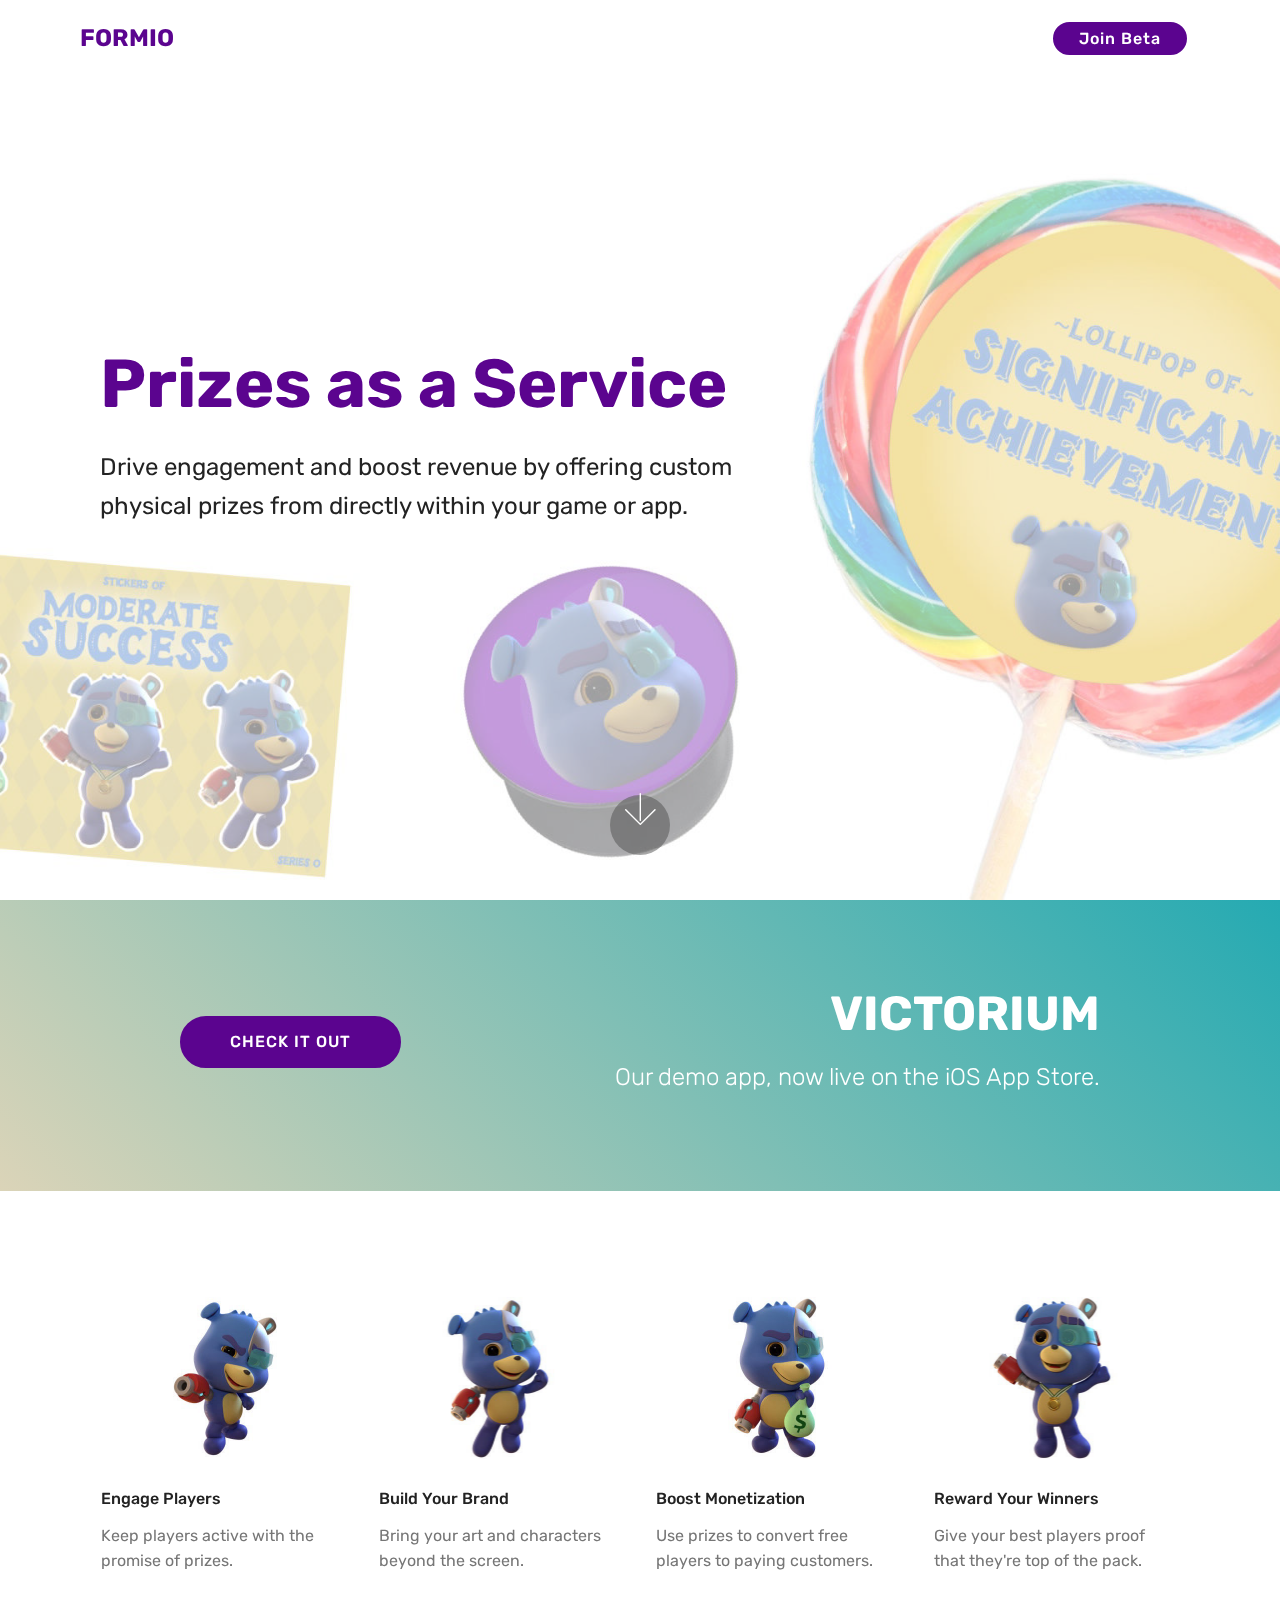
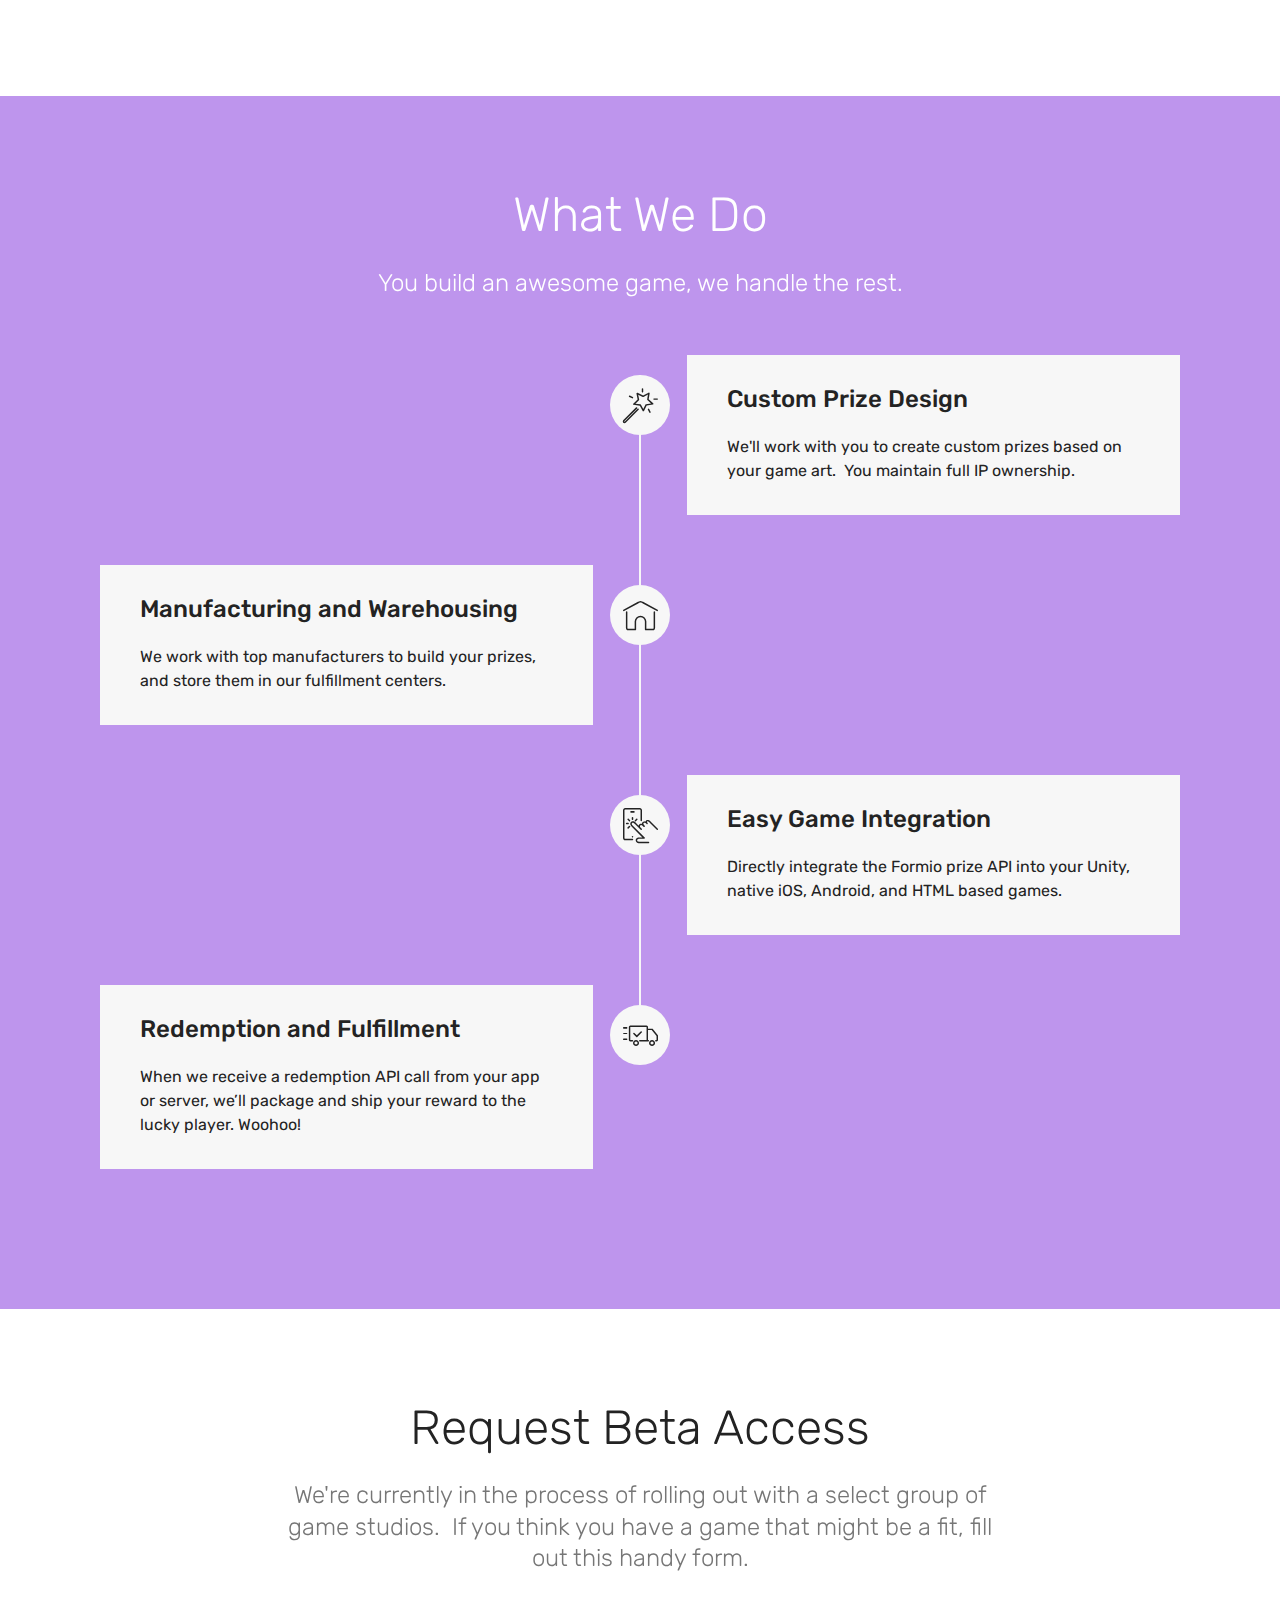
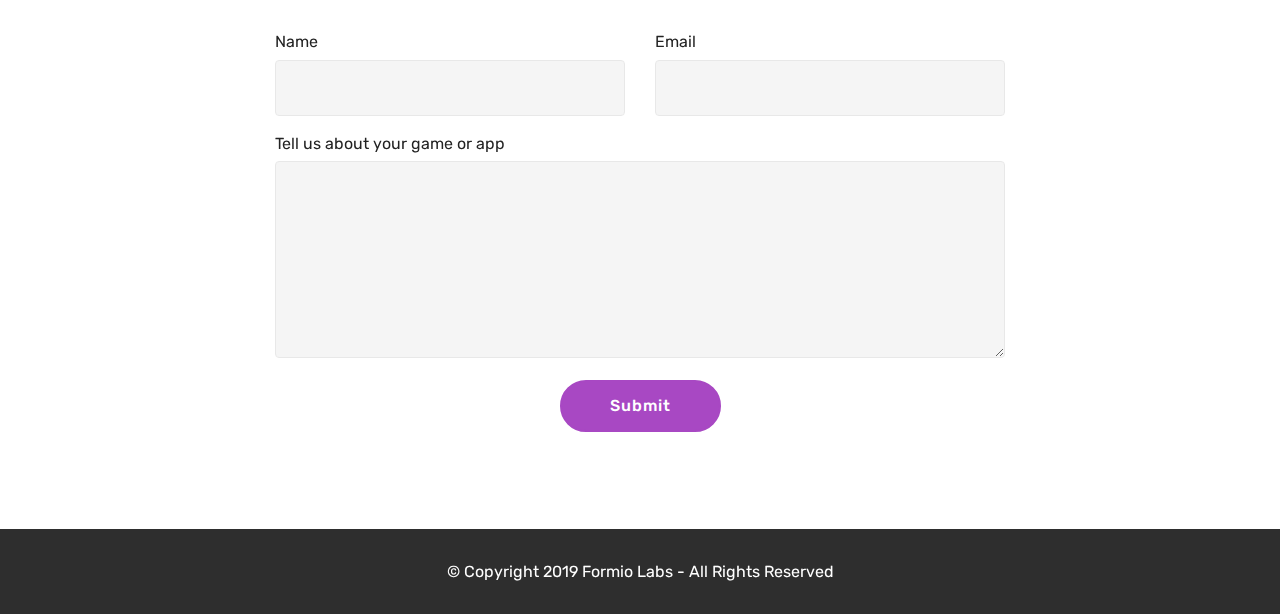
<file: index.html>
<!DOCTYPE html>
<html  >
<head>
  <!-- Site made with Mobirise Website Builder v4.9.7, https://mobirise.com -->
  <meta charset="UTF-8">
  <meta http-equiv="X-UA-Compatible" content="IE=edge">
  <meta name="generator" content="Mobirise v4.9.7, mobirise.com">
  <meta name="viewport" content="width=device-width, initial-scale=1, minimum-scale=1">
  <link rel="shortcut icon" href="assets/images/favicon2x.png" type="image/x-icon">
  <meta name="description" content="">
  
  <title>Home</title>
  <link rel="stylesheet" href="assets/web/assets/mobirise-icons/mobirise-icons.css">
  <link rel="stylesheet" href="assets/tether/tether.min.css">
  <link rel="stylesheet" href="assets/bootstrap/css/bootstrap.min.css">
  <link rel="stylesheet" href="assets/bootstrap/css/bootstrap-grid.min.css">
  <link rel="stylesheet" href="assets/bootstrap/css/bootstrap-reboot.min.css">
  <link rel="stylesheet" href="assets/dropdown/css/style.css">
  <link rel="stylesheet" href="assets/theme/css/style.css">
  <link rel="stylesheet" href="assets/mobirise/css/mbr-additional.css" type="text/css">
  
  
  
</head>
<body>
  <section class="menu cid-rbnakFu1ge" once="menu" id="menu2-6">

    

    <nav class="navbar navbar-expand beta-menu navbar-dropdown align-items-center navbar-fixed-top navbar-toggleable-sm bg-color transparent">
        <button class="navbar-toggler navbar-toggler-right" type="button" data-toggle="collapse" data-target="#navbarSupportedContent" aria-controls="navbarSupportedContent" aria-expanded="false" aria-label="Toggle navigation">
            <div class="hamburger">
                <span></span>
                <span></span>
                <span></span>
                <span></span>
            </div>
        </button>
        <div class="menu-logo">
            <div class="navbar-brand">
                
                <span class="navbar-caption-wrap"><a class="navbar-caption text-secondary display-5" href="https://formiolabs.com">
                        FORMIO</a></span>
            </div>
        </div>
        <div class="collapse navbar-collapse" id="navbarSupportedContent">
            
            <div class="navbar-buttons mbr-section-btn"><a class="btn btn-sm btn-secondary display-4" href="index.html#form1-8">Join Beta</a></div>
        </div>
    </nav>
</section>

<section class="engine"><a href="https://mobirise.info/f">simple website creator</a></section><section class="header9 cid-rbnayKv2Bx mbr-fullscreen mbr-parallax-background" id="header9-7">

    

    <div class="mbr-overlay" style="opacity: 0.6; background-color: rgb(255, 255, 255);">
    </div>

    <div class="container">
        <div class="media-container-column mbr-white col-md-8">
            <h1 class="mbr-section-title align-left mbr-bold pb-3 mbr-fonts-style display-1">
                Prizes as a Service</h1>
            
            <p class="mbr-text align-left pb-3 mbr-fonts-style display-5">Drive engagement and boost revenue by offering custom physical prizes from directly within your game or app.<br></p>
            
        </div>
    </div>

    <div class="mbr-arrow hidden-sm-down" aria-hidden="true">
        <a href="#next">
            <i class="mbri-down mbr-iconfont"></i>
        </a>
    </div>
</section>

<section class="mbr-section info2 cid-rpIKgjs72G" id="info2-a">

    

    

    <div class="container">
        <div class="row main justify-content-center">
            <div class="media-container-column col-12 col-lg-3 col-md-4">
                <div class="mbr-section-btn align-left py-4"><a class="btn btn-secondary display-4" href="https://itunes.apple.com/us/app/prize-arcade/id1459558890?ls=1&mt=8">CHECK IT OUT</a></div>
            </div>
            <div class="media-container-column title col-12 col-lg-7 col-md-6">
                <h2 class="align-right mbr-bold mbr-white pb-3 mbr-fonts-style display-2">VICTORIUM</h2>
                <h3 class="mbr-section-subtitle align-right mbr-light mbr-white mbr-fonts-style display-5">
                    Our demo app, now live on the iOS App Store.</h3>
            </div>
        </div>
    </div>
</section>

<section class="features2 cid-rcNfIF7vXo" id="features2-a">

    

    
    
    <div class="container">
        <div class="media-container-row">
            <div class="card p-3 col-12 col-md-6 col-lg-3">
                <div class="card-wrapper">
                    <div class="card-img">
                        <img src="assets/images/tile-1-492x324.jpg" alt="Mobirise" title="">
                    </div>
                    <div class="card-box">
                        <h4 class="card-title pb-3 mbr-fonts-style display-7">Engage Players</h4>
                        <p class="mbr-text mbr-fonts-style display-7">Keep players active with the promise of prizes.</p>
                    </div>
                </div>
            </div>

            <div class="card p-3 col-12 col-md-6 col-lg-3">
                <div class="card-wrapper">
                    <div class="card-img">
                        <img src="assets/images/tile-2-492x324.jpg" alt="Mobirise" title="">
                    </div>
                    <div class="card-box ">
                        <h4 class="card-title pb-3 mbr-fonts-style display-7">Build Your Brand</h4>
                        <p class="mbr-text mbr-fonts-style display-7">Bring your art and characters beyond the screen.</p>
                    </div>
                </div>
            </div>

            <div class="card p-3 col-12 col-md-6 col-lg-3">
                <div class="card-wrapper">
                    <div class="card-img">
                        <img src="assets/images/tile-3-492x324.jpg" alt="Mobirise" title="">
                    </div>
                    <div class="card-box">
                        <h4 class="card-title pb-3 mbr-fonts-style display-7">Boost Monetization</h4>
                        <p class="mbr-text mbr-fonts-style display-7">Use prizes to convert free players to paying customers.</p>
                    </div>
                </div>
            </div>

            <div class="card p-3 col-12 col-md-6 col-lg-3">
                <div class="card-wrapper">
                    <div class="card-img">
                        <img src="assets/images/tile-4-492x324.jpg" alt="Mobirise" title="">
                    </div>
                    <div class="card-box">
                        <h4 class="card-title pb-3 mbr-fonts-style display-7">Reward Your Winners</h4>
                        <p class="mbr-text mbr-fonts-style display-7">Give your best players proof that they're top of the pack.</p>
                    </div>
                </div>
            </div>
        </div>
    </div>
</section>

<section class="timeline2 cid-rc3kt8HobG" id="timeline2-d">

    

    

    <div class="container align-center">
        <h2 class="mbr-section-title pb-3 mbr-fonts-style display-2">What We Do</h2>
        <h3 class="mbr-section-subtitle pb-5 mbr-fonts-style display-5">
            You build an awesome game, we handle the rest.</h3>

        <div class="container timelines-container" mbri-timelines="">
            <div class="row timeline-element reverse separline">      
                <span class="iconsBackground">
                    <span class="mbr-iconfont mbri-magic-stick"></span>
                </span>          
                <div class="col-xs-12 col-md-6 align-left">
                    <div class="timeline-text-content">
                        <h4 class="mbr-timeline-title pb-3 mbr-fonts-style display-5">Custom Prize Design</h4>
                        <p class="mbr-timeline-text mbr-fonts-style display-7">
                            We'll work with you to create custom prizes based on your game art. &nbsp;You maintain full IP ownership.<br></p>
                     </div>
                </div>
            </div>

            <div class="row timeline-element  separline">
                <span class="iconsBackground">
                    <span class="mbr-iconfont mbri-home"></span>
                </span>
                <div class="col-xs-12 col-md-6 align-left ">
                    <div class="timeline-text-content">
                        <h4 class="mbr-timeline-title pb-3 mbr-fonts-style display-5">Manufacturing and Warehousing</h4>
                        <p class="mbr-timeline-text mbr-fonts-style display-7">We work with top manufacturers to build your prizes, and store them in our fulfillment centers.&nbsp;<br></p>
                    </div>
                </div>
            </div> 

            <div class="row timeline-element reverse separline">
                <span class="iconsBackground">
                    <span class="mbr-iconfont mbri-touch"></span>
                </span>
                <div class="col-xs-12 col-md-6 align-left">
                    <div class="timeline-text-content">
                        <h4 class="mbr-timeline-title pb-3 mbr-fonts-style display-5">Easy Game Integration</h4>      
                        <p class="mbr-timeline-text mbr-fonts-style display-7">Directly integrate the Formio prize API into your Unity, native iOS, Android, and HTML based games.<br></p>
                    </div>
                </div>
            </div>

            <div class="row timeline-element ">
                <span class="iconsBackground">
                    <span class="mbr-iconfont mbri-delivery"></span>
                </span>
                <div class="col-xs-12 col-md-6 align-left ">
                    <div class="timeline-text-content">
                        <h4 class="mbr-timeline-title pb-3 mbr-fonts-style display-5">Redemption and Fulfillment</h4>
                        <p class="mbr-timeline-text mbr-fonts-style display-7">
                            When we receive a redemption API call from your app or server, we’ll package and ship your reward to the lucky player. Woohoo!  
                        </p>
                    </div>
                </div>
            </div>

            

            

            

            

            

            

            

            
        </div>
    </div>
</section>

<section class="mbr-section form1 cid-rbncJEGSFZ" id="form1-8">

    

    
    <div class="container">
        <div class="row justify-content-center">
            <div class="title col-12 col-lg-8">
                <h2 class="mbr-section-title align-center pb-3 mbr-fonts-style display-2">
                    Request Beta Access</h2>
                <h3 class="mbr-section-subtitle align-center mbr-light pb-3 mbr-fonts-style display-5">
                    We're currently in the process of rolling out with a select group of game studios. &nbsp;If you think you have a game that might be a fit, fill out this handy form.</h3>
            </div>
        </div>
    </div>
    <div class="container">
        <div class="row justify-content-center">
            <div class="media-container-column col-lg-8" data-form-type="formoid">
                    <div data-form-alert="" hidden="">Thanks for filling out the form!</div>
            
                    <form class="mbr-form" action="https://mobirise.com/" method="post" data-form-title="Mobirise Form"><input type="hidden" name="email" data-form-email="true" value="WbGZiEZmOmRd+WZfZOArLJ/CtGLSfKTuKSLFsRbzgDMr51R42WAQhYwHvEnHdKvotIfjEjVktO0NtKLbBdBk4eW4swYmQ7FrmAPkzzGKc+YTlJMix2et6+jyYHmeNRkx">
                        <div class="row row-sm-offset">
                            <div class="col-md-4 multi-horizontal" data-for="name">
                                <div class="form-group">
                                    <label class="form-control-label mbr-fonts-style display-7" for="name-form1-8">Name</label>
                                    <input type="text" class="form-control" name="name" data-form-field="Name" required="" id="name-form1-8">
                                </div>
                            </div>
                            <div class="col-md-4 multi-horizontal" data-for="email">
                                <div class="form-group">
                                    <label class="form-control-label mbr-fonts-style display-7" for="email-form1-8">Email</label>
                                    <input type="email" class="form-control" name="email" data-form-field="Email" required="" id="email-form1-8">
                                </div>
                            </div>
                            
                        </div>
                        <div class="form-group" data-for="message">
                            <label class="form-control-label mbr-fonts-style display-7" for="message-form1-8">Tell us about your game or app</label>
                            <textarea type="text" class="form-control" name="message" rows="7" data-form-field="Message" id="message-form1-8"></textarea>
                        </div>
            
                        <span class="input-group-btn"><button href="" type="submit" class="btn btn-primary btn-form display-4">Submit</button></span>
                    </form>
            </div>
        </div>
    </div>
</section>

<section once="" class="cid-rcNSEMS1jp" id="footer6-b">

    

    

    <div class="container">
        <div class="media-container-row align-center mbr-white">
            <div class="col-12">
                <p class="mbr-text mb-0 mbr-fonts-style display-7">
                    © Copyright 2019 Formio Labs - All Rights Reserved
                </p>
            </div>
        </div>
    </div>
</section>


  <script src="assets/web/assets/jquery/jquery.min.js"></script>
  <script src="assets/popper/popper.min.js"></script>
  <script src="assets/tether/tether.min.js"></script>
  <script src="assets/bootstrap/js/bootstrap.min.js"></script>
  <script src="assets/smoothscroll/smooth-scroll.js"></script>
  <script src="assets/dropdown/js/script.min.js"></script>
  <script src="assets/touchswipe/jquery.touch-swipe.min.js"></script>
  <script src="assets/parallax/jarallax.min.js"></script>
  <script src="assets/theme/js/script.js"></script>
  <script src="assets/formoid/formoid.min.js"></script>
  
  
</body>
</html>
</file>
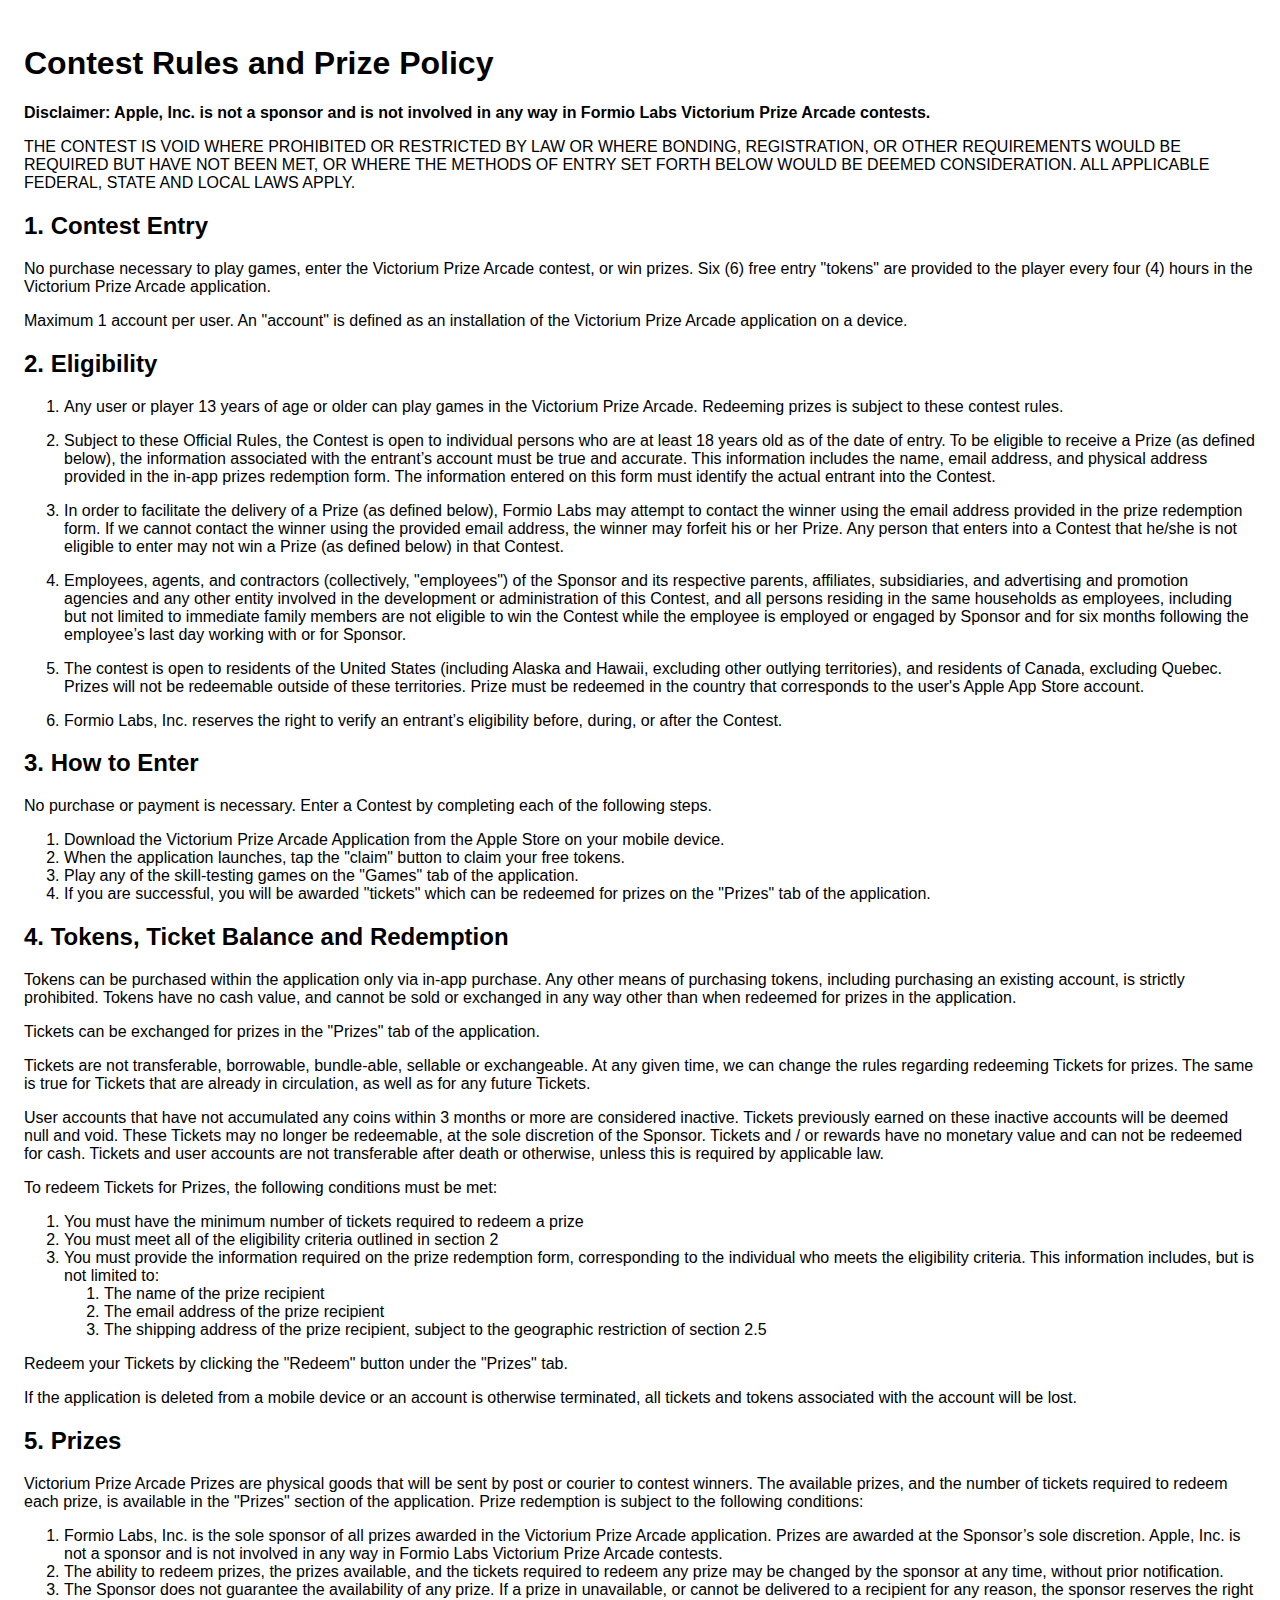
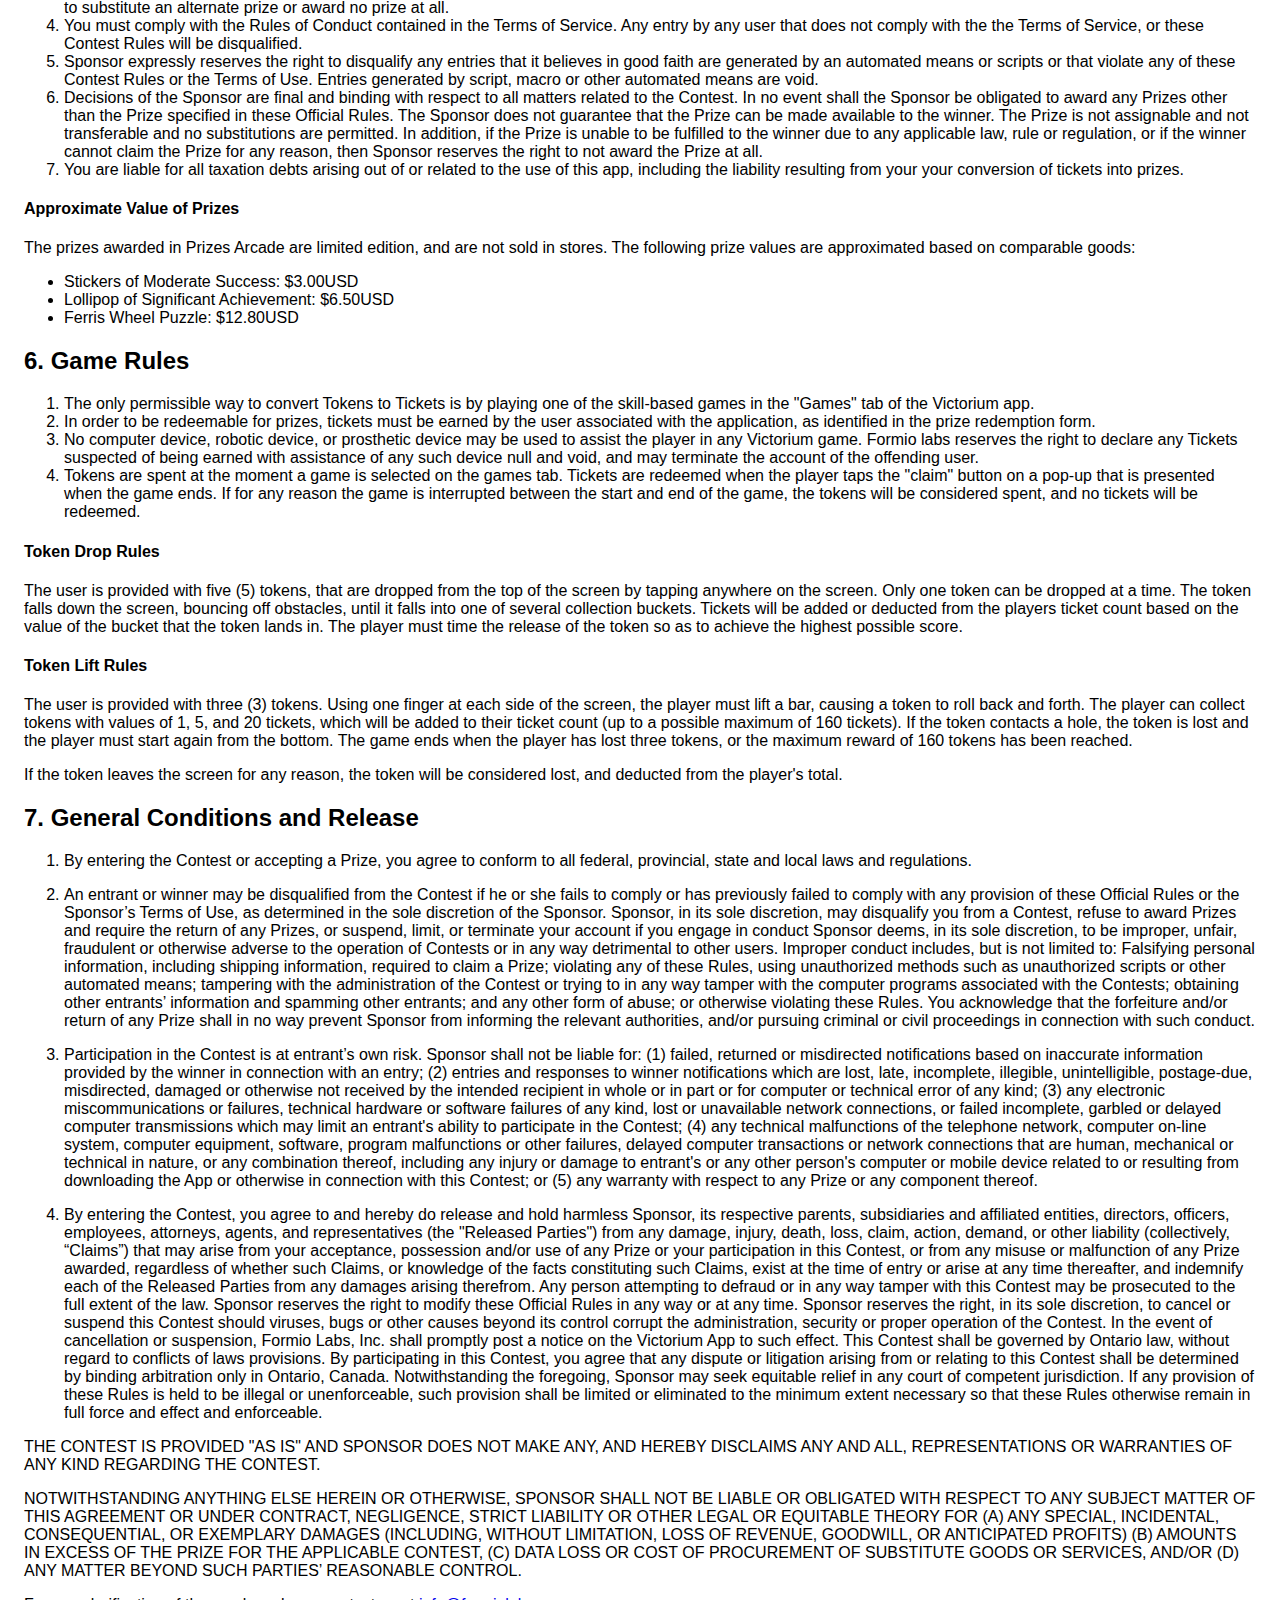
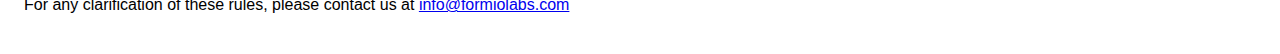
<file: contest_rules_prize_policy.html>
<!DOCTYPE html>
    <html>
    <head>
      <meta charset='utf-8'>
      <meta name='viewport' content='width=device-width'>
      <title>Privacy Policy</title>
      <style> body { font-family: 'Helvetica Neue', Helvetica, Arial, sans-serif; padding:1em; } </style>
    </head>
    <body>

<h1 id="contestrulesandprizepolicy">Contest Rules and Prize Policy</h1>

<p><strong>Disclaimer: Apple, Inc. is not a sponsor and is not involved in any way in Formio Labs Victorium Prize Arcade contests.</strong></p>

<p>THE CONTEST IS VOID WHERE PROHIBITED OR RESTRICTED BY LAW OR WHERE BONDING, REGISTRATION, OR OTHER REQUIREMENTS WOULD BE REQUIRED BUT HAVE NOT BEEN MET, OR WHERE THE METHODS OF ENTRY SET FORTH BELOW WOULD BE DEEMED CONSIDERATION. ALL APPLICABLE FEDERAL, STATE AND LOCAL LAWS APPLY.</p>

<h2 id="1contestentry">1. Contest Entry</h2>

<p>No purchase necessary to play games, enter the Victorium Prize Arcade contest, or win prizes.  Six (6) free entry "tokens" are provided to the player every four (4) hours in the Victorium Prize Arcade application. </p>

<p>Maximum 1 account per user. An "account" is defined as an installation of the Victorium Prize Arcade application on a device.</p>

<h2 id="2eligibility">2. Eligibility</h2>

<ol>
<li><p>Any user or player 13 years of age or older can play games in the Victorium Prize Arcade.  Redeeming prizes is subject to these contest rules.</p></li>

<li><p>Subject to these Official Rules, the Contest is open to individual persons who are at least 18 years old as of the date of entry. To be eligible to receive a Prize (as defined below), the information associated with the entrant’s account must be true and accurate. This information includes the name, email address, and physical address provided in the in-app prizes redemption form.  The information entered on this form must identify the actual entrant into the Contest. </p></li>

<li><p>In order to facilitate the delivery of a Prize (as defined below), Formio Labs may attempt to contact the winner using the email address provided in the prize redemption form. If we cannot contact the winner using the provided email address, the winner may forfeit his or her Prize. Any person that enters into a Contest that he/she is not eligible to enter may not win a Prize (as defined below) in that Contest.  </p></li>

<li><p>Employees, agents, and contractors (collectively, "employees") of the Sponsor and its respective parents, affiliates, subsidiaries, and advertising and promotion agencies and any other entity involved in the development or administration of this Contest, and all persons residing in the same households as employees, including but not limited to immediate family members are not eligible to win the Contest while the employee is employed or engaged by Sponsor and for six months following the employee’s last day working with or for Sponsor.</p></li>

<li><p>The contest is open to residents of the United States (including Alaska and Hawaii, excluding other outlying territories), and residents of Canada, excluding Quebec. Prizes will not be redeemable outside of these territories. Prize must be redeemed in the country that corresponds to the user's Apple App Store account.</p></li>

<li><p>Formio Labs, Inc. reserves the right to verify an entrant’s eligibility before, during, or after the Contest.</p></li>
</ol>

<h2 id="3howtoenter">3. How to Enter</h2>

<p>No purchase or payment is necessary. Enter a Contest by completing each of the following steps.</p>

<ol>
<li>Download the Victorium Prize Arcade Application from the Apple Store on your mobile device.</li>

<li>When the application launches, tap the "claim" button to claim your free tokens.</li>

<li>Play any of the skill-testing games on the "Games" tab of the application.</li>

<li>If you are successful, you will be awarded "tickets" which can be redeemed for prizes on the "Prizes" tab of the application.</li>
</ol>

<h2 id="4tokensticketbalanceandredemption">4. Tokens, Ticket Balance and Redemption</h2>

<p>Tokens can be purchased within the application only via in-app purchase. Any other means of purchasing tokens, including purchasing an existing account, is strictly prohibited.  Tokens have no cash value, and cannot be sold or exchanged in any way other than when redeemed for prizes in the application.</p>

<p>Tickets can be exchanged for prizes in the "Prizes" tab of the application.</p>

<p>Tickets are not transferable, borrowable, bundle-able, sellable or exchangeable. At any given time, we can change the rules regarding redeeming Tickets for prizes. The same is true for Tickets that are already in circulation, as well as for any future Tickets. </p>

<p>User accounts that have not accumulated any coins within 3 months or more are considered inactive. Tickets previously earned on these inactive accounts will be deemed null and void. These Tickets may no longer be redeemable, at the sole discretion of the Sponsor. Tickets and / or rewards have no monetary value and can not be redeemed for cash. Tickets and user accounts are not transferable after death or otherwise, unless this is required by applicable law.</p>

<p>To redeem Tickets for Prizes, the following conditions must be met:</p>

<ol>
<li>You must have the minimum number of tickets required to redeem a prize</li>

<li>You must meet all of the eligibility criteria outlined in section 2</li>

<li>You must provide the information required on the prize redemption form, corresponding to the individual who meets the eligibility criteria. This information includes, but is not limited to:


<ol>
<li>The name of the prize recipient</li>

<li>The email address of the prize recipient</li>

<li>The shipping address of the prize recipient, subject to the geographic restriction of section 2.5</li></ol>
</li>
</ol>

<p>Redeem your Tickets by clicking the "Redeem" button under the "Prizes" tab.</p>

<p>If the application is deleted from a mobile device or an account is otherwise terminated, all tickets and tokens associated with the account will be lost.</p>

<h2 id="5prizes">5. Prizes</h2>

<p>Victorium Prize Arcade Prizes are physical goods that will be sent by post or courier to contest winners. The available prizes, and the number of tickets required to redeem each prize, is available in the "Prizes" section of the application. Prize redemption is subject to the following conditions: </p>

<ol>
<li>Formio Labs, Inc. is the sole sponsor of all prizes awarded in the Victorium Prize Arcade application.  Prizes are awarded at the Sponsor’s sole discretion. Apple, Inc. is not a sponsor and is not involved in any way in Formio Labs Victorium Prize Arcade contests.</li>

<li>The ability to redeem prizes, the prizes available, and the tickets required to redeem any prize may be changed by the sponsor at any time, without prior notification.</li>

<li>The Sponsor does not guarantee the availability of any prize. If a prize in unavailable, or cannot be delivered to a recipient for any reason, the sponsor reserves the right to substitute an alternate prize or award no prize at all.</li>

<li>You must comply with the Rules of Conduct contained in the Terms of Service. Any entry by any user that does not comply with the the Terms of Service, or these Contest Rules will be disqualified.</li>

<li>Sponsor expressly reserves the right to disqualify any entries that it believes in good faith are generated by an automated means or scripts or that violate any of these Contest Rules or the Terms of Use. Entries generated by script, macro or other automated means are void.</li>

<li>Decisions of the Sponsor are final and binding with respect to all matters related to the Contest. In no event shall the Sponsor be obligated to award any Prizes other than the Prize specified in these Official Rules. The Sponsor does not guarantee that the Prize can be made available to the winner. The Prize is not assignable and not transferable and no substitutions are permitted. In addition, if the Prize is unable to be fulfilled to the winner due to any applicable law, rule or regulation, or if the winner cannot claim the Prize for any reason, then Sponsor reserves the right to not award the Prize at all.</li>

<li>You are liable for all taxation debts arising out of or related to the use of this app, including the liability resulting from your your conversion of tickets into prizes.</li>
</ol>

<h4 id="approximatevalueofprizes">Approximate Value of Prizes</h4>

<p>The prizes awarded in Prizes Arcade are limited edition, and are not sold in stores.  The following prize values are approximated based on comparable goods:</p>

<ul>
<li>Stickers of Moderate Success: $3.00USD</li>

<li>Lollipop of Significant Achievement: $6.50USD</li>

<li>Ferris Wheel Puzzle: $12.80USD</li>
</ul>

<h2 id="6gamerules">6. Game Rules</h2>

<ol>
<li>The only permissible way to convert Tokens to Tickets is by playing one of the skill-based games in the "Games" tab of the Victorium app.</li>

<li>In order to be redeemable for prizes, tickets must be earned by the user associated with the application, as identified in the prize redemption form.</li>

<li>No computer device, robotic device, or prosthetic device may be used to assist the player in any Victorium game.  Formio labs reserves the right to declare any Tickets suspected of being earned with assistance of any such device null and void, and may terminate the account of the offending user.</li>

<li>Tokens are spent at the moment a game is selected on the games tab.  Tickets are redeemed when the player taps the "claim" button on a pop-up that is presented when the game ends.  If for any reason the game is interrupted between the start and end of the game, the tokens will be considered spent, and no tickets will be redeemed.</li>
</ol>

<h4 id="tokendroprules">Token Drop Rules</h4>

<p>The user is provided with five (5) tokens, that are dropped from the top of the screen by tapping anywhere on the screen.  Only one token can be dropped at a time. The token falls down the screen, bouncing off obstacles, until it falls into one of several collection buckets.  Tickets will be added or deducted from the players ticket count based on the value of the bucket that the token lands in.  The player must time the release of the token so as to achieve the highest possible score.</p>

<h4 id="tokenliftrules">Token Lift Rules</h4>

<p>The user is provided with three (3) tokens.  Using one finger at each side of the screen, the player must lift a bar, causing a token to roll back and forth. The player can collect tokens with values of 1, 5, and 20 tickets, which will be added to their ticket count (up to a possible maximum of 160 tickets).  If the token contacts a hole, the token is lost and the player must start again from the bottom.  The game ends when the player has lost three tokens, or the maximum reward of 160 tokens has been reached.</p>

<p>If the token leaves the screen for any reason, the token will be considered lost, and deducted from the player's total.</p>

<h2 id="7generalconditionsandrelease">7. General Conditions and Release</h2>

<ol>
<li><p>By entering the Contest or accepting a Prize, you agree to conform to all federal, provincial, state and local laws and regulations. </p></li>

<li><p>An entrant or winner may be disqualified from the Contest if he or she fails to comply or has previously failed to comply with any provision of these Official Rules or the Sponsor’s Terms of Use, as determined in the sole discretion of the Sponsor. Sponsor, in its sole discretion, may disqualify you from a Contest, refuse to award Prizes and require the return of any Prizes, or suspend, limit, or terminate your account if you engage in conduct Sponsor deems, in its sole discretion, to be improper, unfair, fraudulent or otherwise adverse to the operation of Contests or in any way detrimental to other users. Improper conduct includes, but is not limited to: Falsifying personal information, including shipping information, required to claim a Prize;  violating any of these Rules, using unauthorized methods such as unauthorized scripts or other automated means; tampering with the administration of the Contest or trying to in any way tamper with the computer programs associated with the Contests; obtaining other entrants’ information and spamming other entrants; and any other form of abuse; or otherwise violating these Rules. You acknowledge that the forfeiture and/or return of any Prize shall in no way prevent Sponsor from informing the relevant authorities, and/or pursuing criminal or civil proceedings in connection with such conduct.</p></li>

<li><p>Participation in the Contest is at entrant’s own risk. Sponsor shall not be liable for: (1) failed, returned or misdirected notifications based on inaccurate information provided by the winner in connection with an entry; (2) entries and responses to winner notifications which are lost, late, incomplete, illegible, unintelligible, postage-due, misdirected, damaged or otherwise not received by the intended recipient in whole or in part or for computer or technical error of any kind; (3) any electronic miscommunications or failures, technical hardware or software failures of any kind, lost or unavailable network connections, or failed incomplete, garbled or delayed computer transmissions which may limit an entrant's ability to participate in the Contest; (4) any technical malfunctions of the telephone network, computer on-line system, computer equipment, software, program malfunctions or other failures, delayed computer transactions or network connections that are human, mechanical or technical in nature, or any combination thereof, including any injury or damage to entrant's or any other person's computer or mobile device related to or resulting from downloading the App or otherwise in connection with this Contest; or (5) any warranty with respect to any Prize or any component thereof.</p></li>

<li><p>By entering the Contest, you agree to and hereby do release and hold harmless Sponsor, its respective parents, subsidiaries and affiliated entities, directors, officers, employees, attorneys, agents, and representatives (the "Released Parties") from any damage, injury, death, loss, claim, action, demand, or other liability (collectively, “Claims”) that may arise from your acceptance, possession and/or use of any Prize or your participation in this Contest, or from any misuse or malfunction of any Prize awarded, regardless of whether such Claims, or knowledge of the facts constituting such Claims, exist at the time of entry or arise at any time thereafter, and indemnify each of the Released Parties from any damages arising therefrom. Any person attempting to defraud or in any way tamper with this Contest may be prosecuted to the full extent of the law. Sponsor reserves the right to modify these Official Rules in any way or at any time. Sponsor reserves the right, in its sole discretion, to cancel or suspend this Contest should viruses, bugs or other causes beyond its control corrupt the administration, security or proper operation of the Contest. In the event of cancellation or suspension, Formio Labs, Inc. shall promptly post a notice on the Victorium App to such effect. This Contest shall be governed by Ontario law, without regard to conflicts of laws provisions. By participating in this Contest, you agree that any dispute or litigation arising from or relating to this Contest shall be determined by binding arbitration only in Ontario, Canada. Notwithstanding the foregoing, Sponsor may seek equitable relief in any court of competent jurisdiction. If any provision of these Rules is held to be illegal or unenforceable, such provision shall be limited or eliminated to the minimum extent necessary so that these Rules otherwise remain in full force and effect and enforceable.</p></li>
</ol>

<p>THE CONTEST IS PROVIDED "AS IS" AND SPONSOR DOES NOT MAKE ANY, AND HEREBY DISCLAIMS ANY AND ALL, REPRESENTATIONS OR WARRANTIES OF ANY KIND REGARDING THE CONTEST.</p>

<p>NOTWITHSTANDING ANYTHING ELSE HEREIN OR OTHERWISE, SPONSOR SHALL NOT BE LIABLE OR OBLIGATED WITH RESPECT TO ANY SUBJECT MATTER OF THIS AGREEMENT OR UNDER CONTRACT, NEGLIGENCE, STRICT LIABILITY OR OTHER LEGAL OR EQUITABLE THEORY FOR (A) ANY SPECIAL, INCIDENTAL, CONSEQUENTIAL, OR EXEMPLARY DAMAGES (INCLUDING, WITHOUT LIMITATION, LOSS OF REVENUE, GOODWILL, OR ANTICIPATED PROFITS) (B) AMOUNTS IN EXCESS OF THE PRIZE FOR THE APPLICABLE CONTEST, (C) DATA LOSS OR COST OF PROCUREMENT OF SUBSTITUTE GOODS OR SERVICES, AND/OR (D) ANY MATTER BEYOND SUCH PARTIES’ REASONABLE CONTROL.</p>

<p>For any clarification of these rules, please contact us at <a href="mailto:info@formiolab.com">info@formiolabs.com</a></p>

    </body>
    </html>
</file>
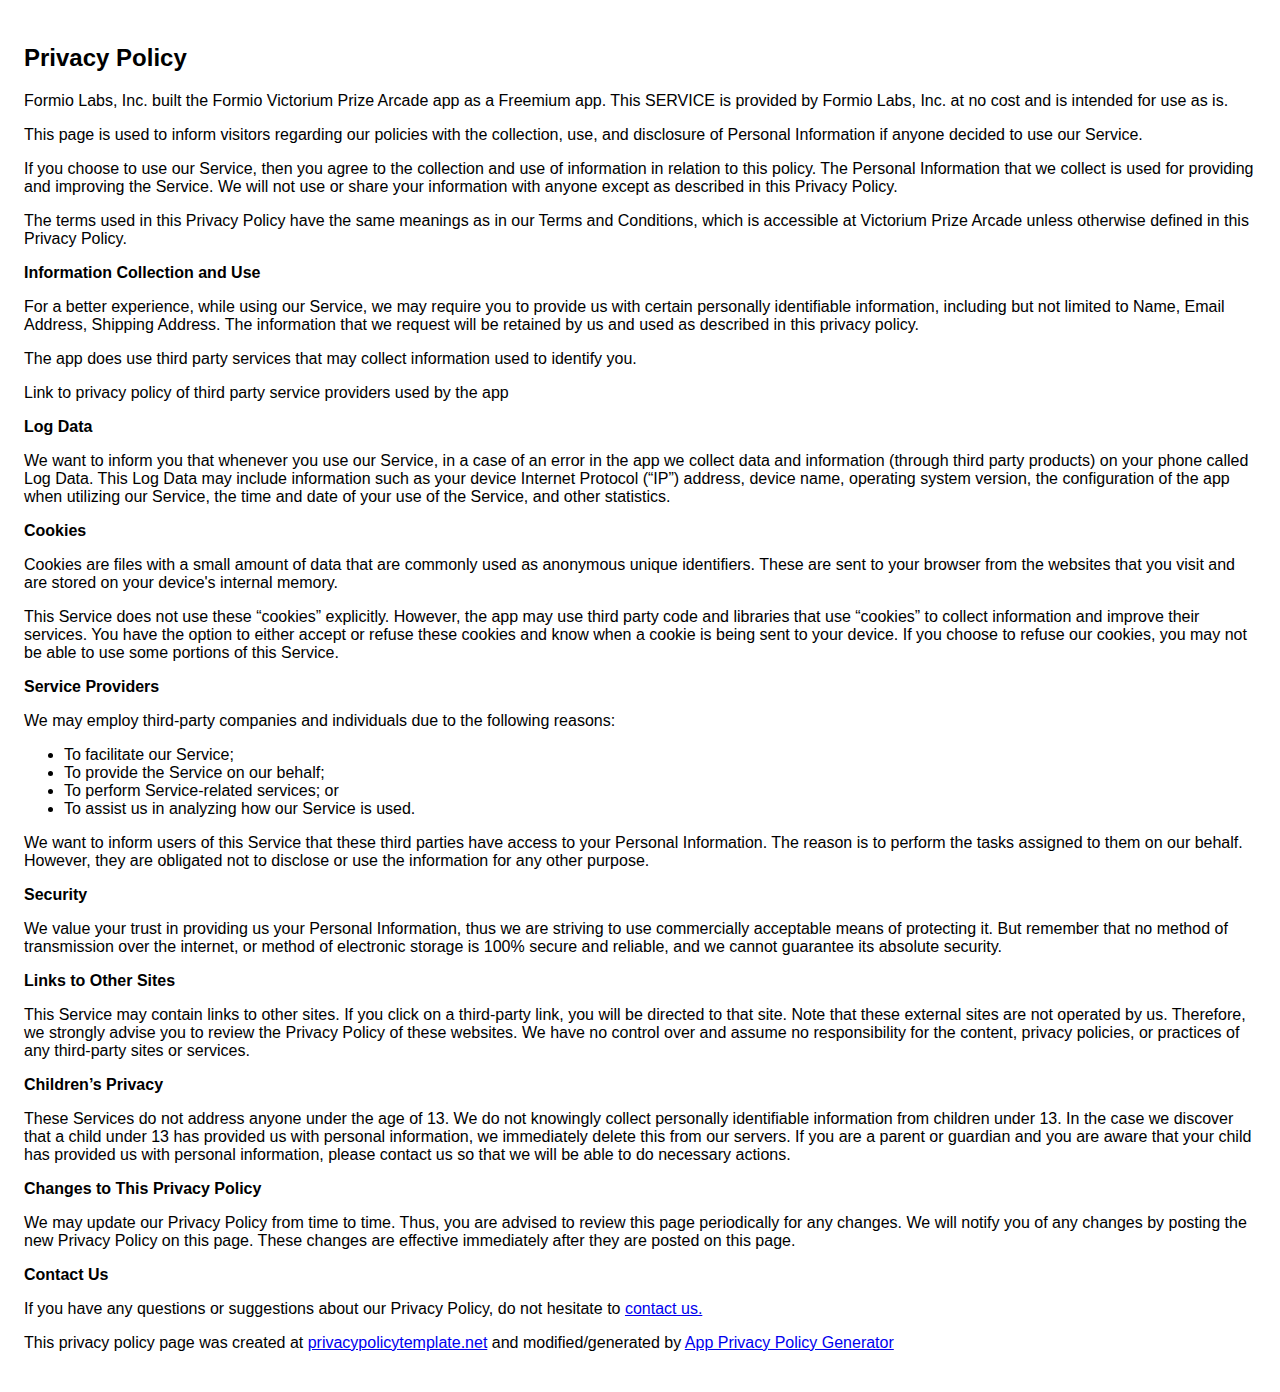
<file: privacy_policy.html>
<!DOCTYPE html>
    <html>
    <head>
      <meta charset='utf-8'>
      <meta name='viewport' content='width=device-width'>
      <title>Privacy Policy</title>
      <style> body { font-family: 'Helvetica Neue', Helvetica, Arial, sans-serif; padding:1em; } </style>
    </head>
    <body>
    <h2>Privacy Policy</h2> <p> Formio Labs, Inc. built the Formio Victorium Prize Arcade app as a Freemium app. This SERVICE is provided by
                    Formio Labs, Inc. at no cost and is intended for use as is.
                  </p> <p>This page is used to inform visitors regarding our policies with the collection, use, and disclosure
                    of Personal Information if anyone decided to use our Service.
                  </p> <p>If you choose to use our Service, then you agree to the collection and use of information in
                    relation to this policy. The Personal Information that we collect is used for providing and improving
                    the Service. We will not use or share your information with anyone except as described
                    in this Privacy Policy.
                  </p> <p>The terms used in this Privacy Policy have the same meanings as in our Terms and Conditions, which is
                    accessible at Victorium Prize Arcade unless otherwise defined in this Privacy Policy.
                  </p> <p><strong>Information Collection and Use</strong></p> <p>For a better experience, while using our Service, we may require you to provide us with certain
                    personally identifiable information, including but not limited to Name, Email Address, Shipping Address. The information that we request will be retained by us and used as described in this privacy policy.
                  </p> <p>The app does use third party services that may collect information used to identify you.</p> <div><p>Link to privacy policy of third party service providers used by the app</p> <ul><!----><!----><!----><!----><!----><!----><!----><!----></ul></div> <p><strong>Log Data</strong></p> <p> We want to inform you that whenever you use our Service, in a case of
                    an error in the app we collect data and information (through third party products) on your phone
                    called Log Data. This Log Data may include information such as your device Internet Protocol (“IP”) address,
                    device name, operating system version, the configuration of the app when utilizing our Service,
                    the time and date of your use of the Service, and other statistics.
                  </p> <p><strong>Cookies</strong></p> <p>Cookies are files with a small amount of data that are commonly used as anonymous unique identifiers.
                    These are sent to your browser from the websites that you visit and are stored on your device's internal
                    memory.
                  </p> <p>This Service does not use these “cookies” explicitly. However, the app may use third party code and
                    libraries that use “cookies” to collect information and improve their services. You have the option to
                    either accept or refuse these cookies and know when a cookie is being sent to your device. If you choose
                    to refuse our cookies, you may not be able to use some portions of this Service.
                  </p> <p><strong>Service Providers</strong></p> <p> We may employ third-party companies and individuals due to the following reasons:</p> <ul><li>To facilitate our Service;</li> <li>To provide the Service on our behalf;</li> <li>To perform Service-related services; or</li> <li>To assist us in analyzing how our Service is used.</li></ul> <p> We want to inform users of this Service that these third parties have access to
                    your Personal Information. The reason is to perform the tasks assigned to them on our behalf. However,
                    they are obligated not to disclose or use the information for any other purpose.
                  </p> <p><strong>Security</strong></p> <p> We value your trust in providing us your Personal Information, thus we are striving
                    to use commercially acceptable means of protecting it. But remember that no method of transmission over
                    the internet, or method of electronic storage is 100% secure and reliable, and we cannot guarantee
                    its absolute security.
                  </p> <p><strong>Links to Other Sites</strong></p> <p>This Service may contain links to other sites. If you click on a third-party link, you will be directed
                    to that site. Note that these external sites are not operated by us. Therefore, we strongly
                    advise you to review the Privacy Policy of these websites. We have no control over
                    and assume no responsibility for the content, privacy policies, or practices of any third-party sites
                    or services.
                  </p> <p><strong>Children’s Privacy</strong></p> <p>These Services do not address anyone under the age of 13. We do not knowingly collect
                    personally identifiable information from children under 13. In the case we discover that a child
                    under 13 has provided us with personal information, we immediately delete this from
                    our servers. If you are a parent or guardian and you are aware that your child has provided us with personal
                    information, please contact us so that we will be able to do necessary actions.
                  </p> <p><strong>Changes to This Privacy Policy</strong></p> <p> We may update our Privacy Policy from time to time. Thus, you are advised to review
                    this page periodically for any changes. We will notify you of any changes by posting
                    the new Privacy Policy on this page. These changes are effective immediately after they are posted on
                    this page.
                  </p> <p><strong>Contact Us</strong></p> <p>If you have any questions or suggestions about our Privacy Policy, do not hesitate to <a href="mailto:support@formiolabs.com" target="_blank"> contact us. </a>
                  </p> <p>This privacy policy page was created at <a href="https://privacypolicytemplate.net" target="_blank">privacypolicytemplate.net</a>
                    and modified/generated by <a href="https://app-privacy-policy-generator.firebaseapp.com/" target="_blank">App
                      Privacy Policy Generator</a></p>
    </body>
    </html>
</file>
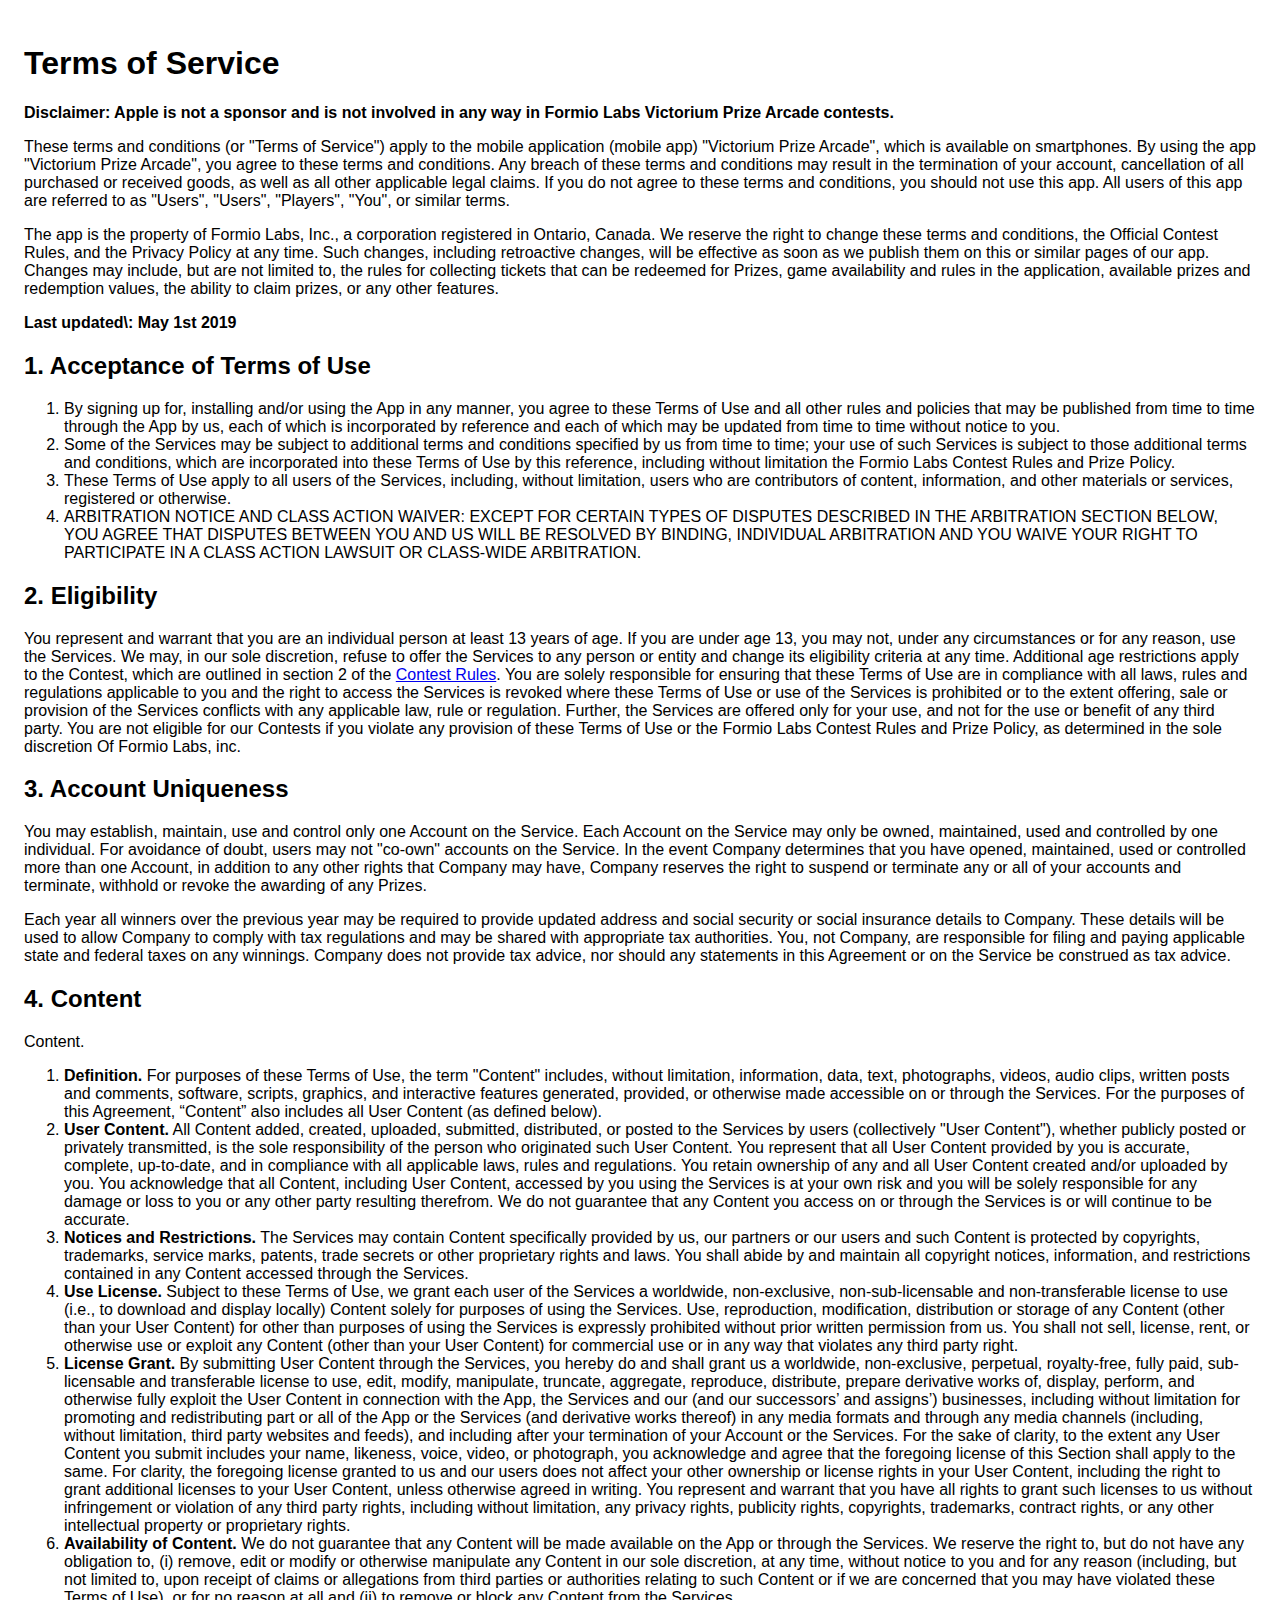
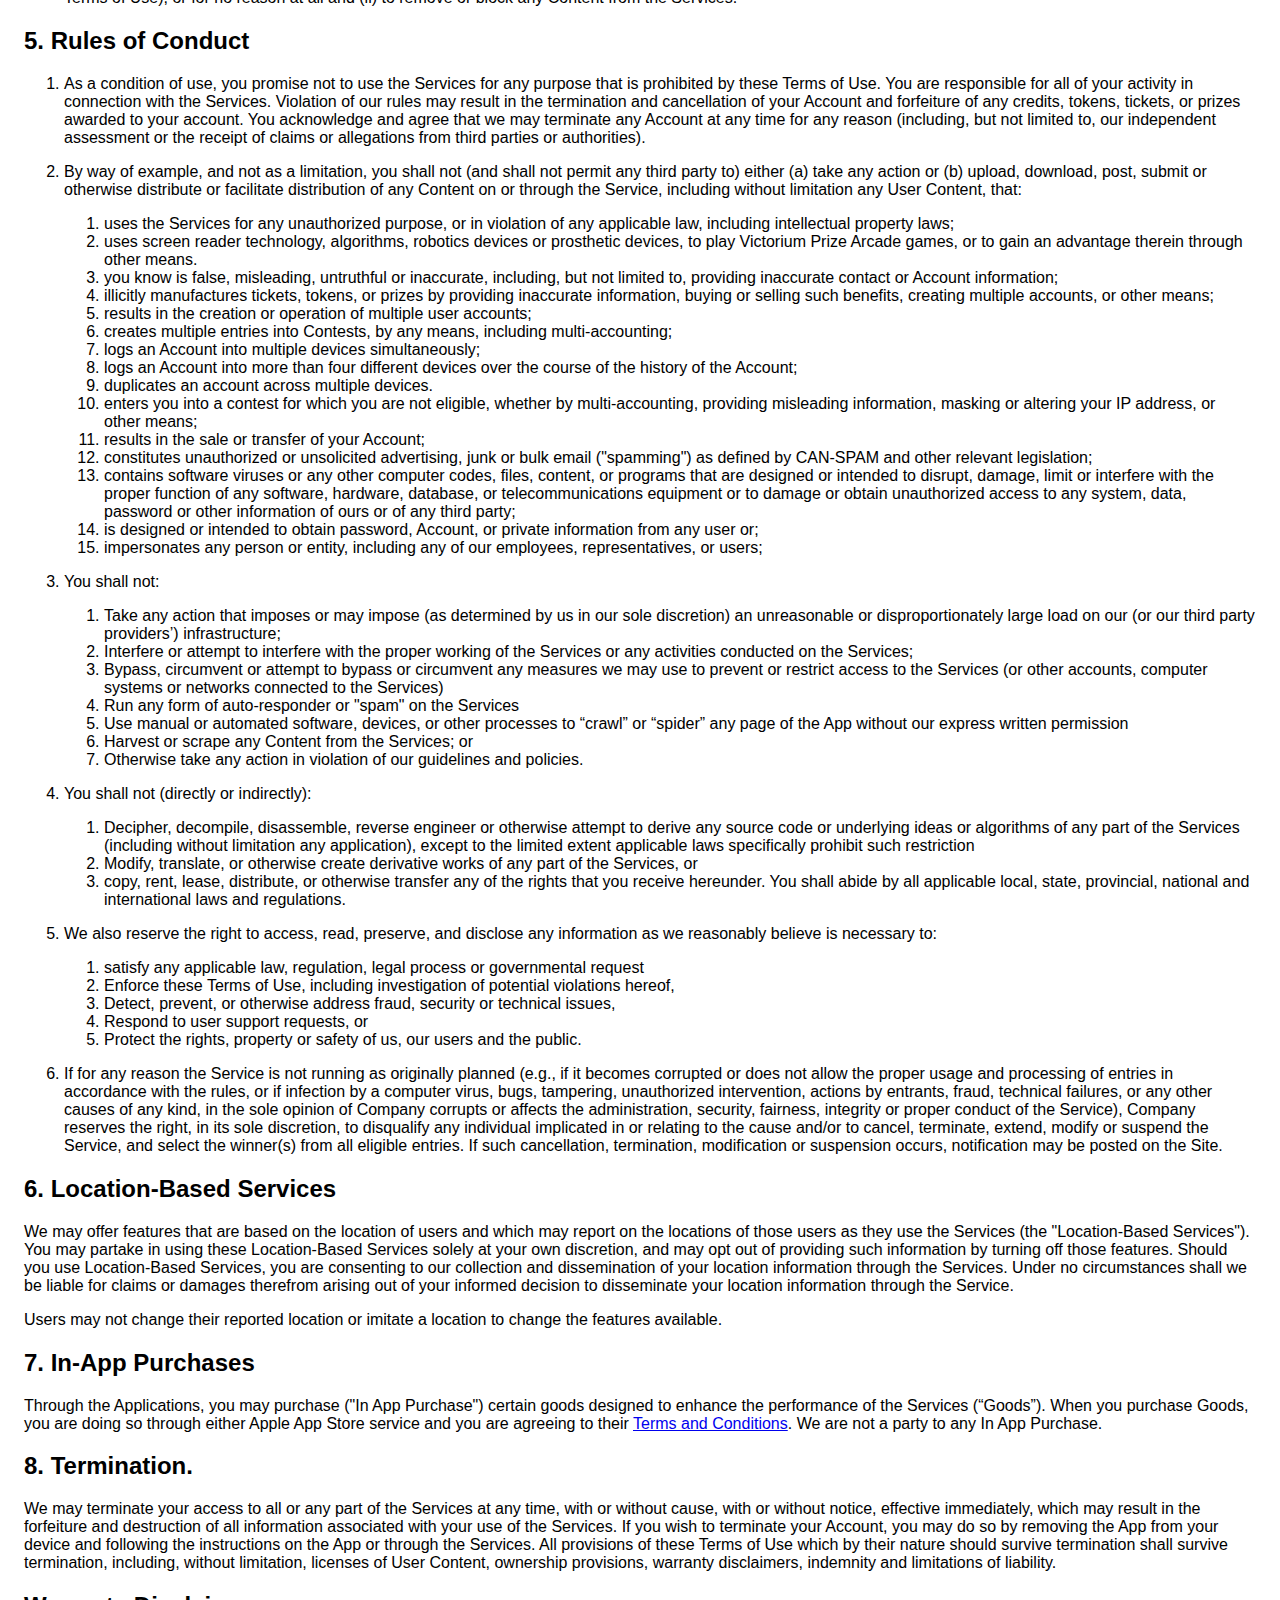
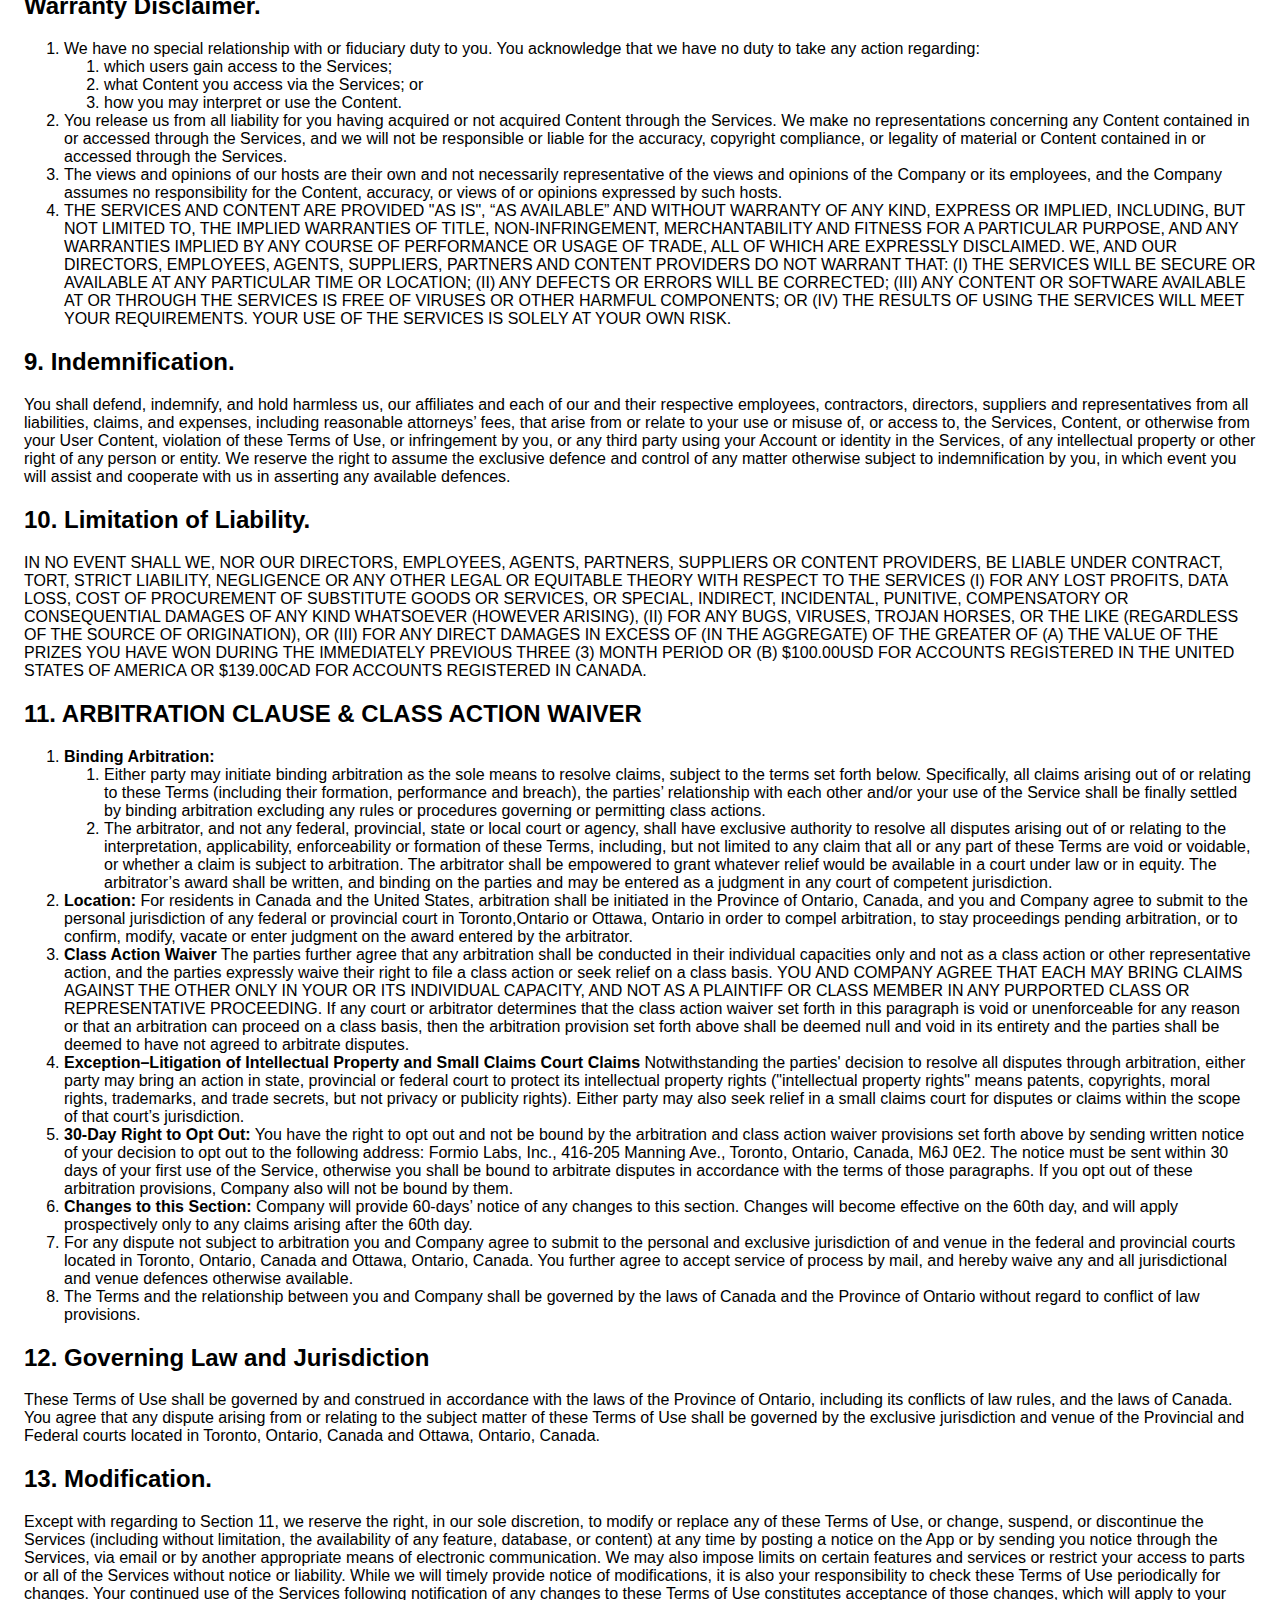
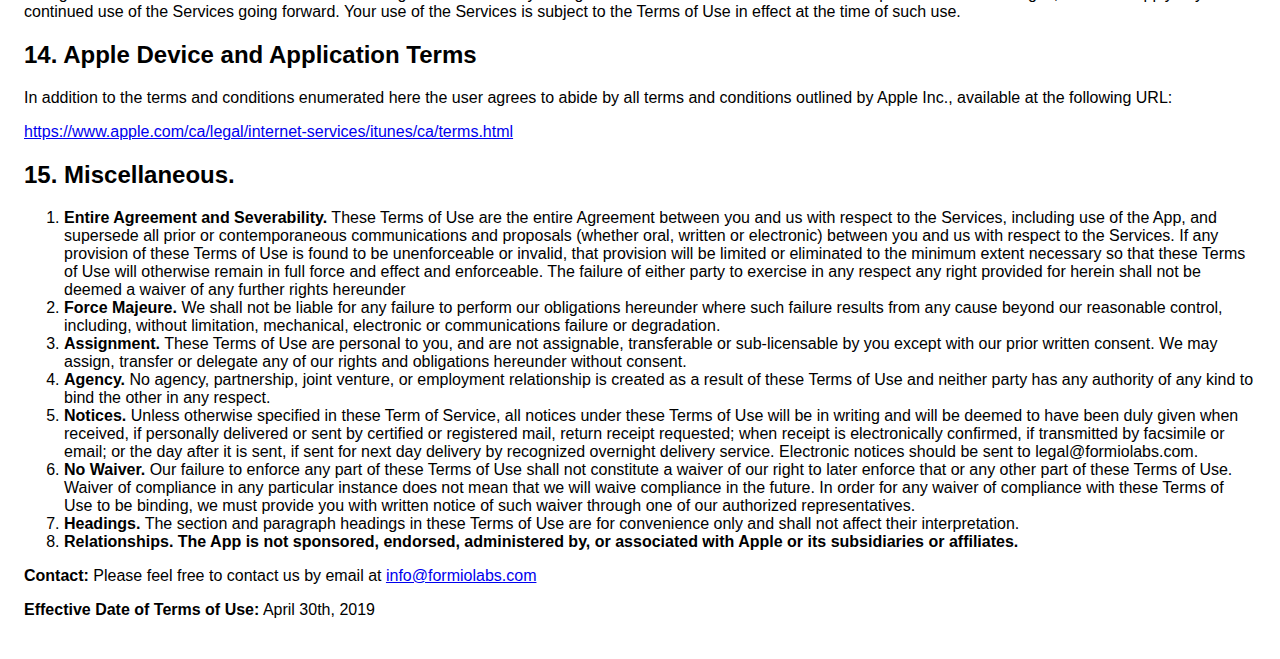
<file: terms_of_service.html>
<!DOCTYPE html>
    <html>
    <head>
      <meta charset='utf-8'>
      <meta name='viewport' content='width=device-width'>
      <title>Privacy Policy</title>
      <style> body { font-family: 'Helvetica Neue', Helvetica, Arial, sans-serif; padding:1em; } </style>
    </head>
    <body>
<h1 id="termsofservice">Terms of Service</h1>

<p><strong>Disclaimer: Apple is not a sponsor and is not involved in any way in Formio Labs Victorium Prize Arcade contests.</strong></p>

<p>These terms and conditions (or "Terms of Service") apply to the mobile application (mobile app) "Victorium Prize Arcade", which is available on smartphones. By using the app "Victorium Prize Arcade", you agree to these terms and conditions. Any breach of these terms and conditions may result in the termination of your account, cancellation of all purchased or received goods, as well as all other applicable legal claims. If you do not agree to these terms and conditions, you should not use this app. All users of this app are referred to as "Users", "Users", "Players", "You", or similar terms.</p>

<p>The app is the property of Formio Labs, Inc., a corporation registered in Ontario, Canada. We reserve the right to change these terms and conditions, the Official Contest Rules, and the Privacy Policy at any time. Such changes, including retroactive changes, will be effective as soon as we publish them on this or similar pages of our app. Changes may include, but are not limited to, the rules for collecting tickets that can be redeemed for Prizes, game availability and rules in the application, available prizes and redemption values, the ability to claim prizes, or any other features.</p>

<p><strong>Last updated\: May 1st 2019</strong> </p>

<h2 id="1acceptanceoftermsofuse">1. Acceptance of Terms of Use</h2>

<ol>
<li>By signing up for, installing and/or using the App in any manner, you agree to these Terms of Use and all other rules and policies that may be published from time to time through the App by us, each of which is incorporated by reference and each of which may be updated from time to time without notice to you.</li>

<li>Some of the Services may be subject to additional terms and conditions specified by us from time to time; your use of such Services is subject to those additional terms and conditions, which are incorporated into these Terms of Use by this reference, including without limitation the Formio Labs Contest Rules and Prize Policy.</li>

<li>These Terms of Use apply to all users of the Services, including, without limitation, users who are contributors of content, information, and other materials or services, registered or otherwise.</li>

<li>ARBITRATION NOTICE AND CLASS ACTION WAIVER: EXCEPT FOR CERTAIN TYPES OF DISPUTES DESCRIBED IN THE ARBITRATION SECTION BELOW, YOU AGREE THAT DISPUTES BETWEEN YOU AND US WILL BE RESOLVED BY BINDING, INDIVIDUAL ARBITRATION AND YOU WAIVE YOUR RIGHT TO PARTICIPATE IN A CLASS ACTION LAWSUIT OR CLASS-WIDE ARBITRATION.</li>
</ol>

<h2 id="2eligibility">2. Eligibility</h2>

<p>You represent and warrant that you are an individual person at least 13 years of age. If you are under age 13, you may not, under any circumstances or for any reason, use the Services. We may, in our sole discretion, refuse to offer the Services to any person or entity and change its eligibility criteria at any time. Additional age restrictions apply to the Contest, which are outlined in section 2 of the <a href="https://formiolabs.com/contest_rules_prize_policy.html">Contest Rules</a>. You are solely responsible for ensuring that these Terms of Use are in compliance with all laws, rules and regulations applicable to you and the right to access the Services is revoked where these Terms of Use or use of the Services is prohibited or to the extent offering, sale or provision of the Services conflicts with any applicable law, rule or regulation. Further, the Services are offered only for your use, and not for the use or benefit of any third party. You are not eligible for our Contests if you violate any provision of these Terms of Use or the Formio Labs Contest Rules and Prize Policy, as determined in the sole discretion Of Formio Labs, inc.</p>

<h2 id="3accountuniqueness">3. Account Uniqueness</h2>

<p>You may establish, maintain, use and control only one Account on the Service. Each Account on the Service may only be owned, maintained, used and controlled by one individual. For avoidance of doubt, users may not "co-own" accounts on the Service. In the event Company determines that you have opened, maintained, used or controlled more than one Account, in addition to any other rights that Company may have, Company reserves the right to suspend or terminate any or all of your accounts and terminate, withhold or revoke the awarding of any Prizes.</p>

<p>Each year all winners over the previous year may be required to provide updated address and social security or social insurance details to Company. These details will be used to allow Company to comply with tax regulations and may be shared with appropriate tax authorities. You, not Company, are responsible for filing and paying applicable state and federal taxes on any winnings. Company does not provide tax advice, nor should any statements in this Agreement or on the Service be construed as tax advice.</p>

<h2 id="4content">4. Content</h2>

<p>Content.</p>

<ol>
<li><strong>Definition.</strong> For purposes of these Terms of Use, the term "Content" includes, without limitation, information, data, text, photographs, videos, audio clips, written posts and comments, software, scripts, graphics, and interactive features generated, provided, or otherwise made accessible on or through the Services. For the purposes of this Agreement, “Content” also includes all User Content (as defined below).</li>

<li><strong>User Content.</strong> All Content added, created, uploaded, submitted, distributed, or posted to the Services by users (collectively "User Content"), whether publicly posted or privately transmitted, is the sole responsibility of the person who originated such User Content. You represent that all User Content provided by you is accurate, complete, up-to-date, and in compliance with all applicable laws, rules and regulations. You retain ownership of any and all User Content created and/or uploaded by you. You acknowledge that all Content, including User Content, accessed by you using the Services is at your own risk and you will be solely responsible for any damage or loss to you or any other party resulting therefrom. We do not guarantee that any Content you access on or through the Services is or will continue to be accurate.</li>

<li><strong>Notices and Restrictions.</strong> The Services may contain Content specifically provided by us, our partners or our users and such Content is protected by copyrights, trademarks, service marks, patents, trade secrets or other proprietary rights and laws. You shall abide by and maintain all copyright notices, information, and restrictions contained in any Content accessed through the Services.</li>

<li><strong>Use License.</strong> Subject to these Terms of Use, we grant each user of the Services a worldwide, non-exclusive, non-sub-licensable and non-transferable license to use (i.e., to download and display locally) Content solely for purposes of using the Services. Use, reproduction, modification, distribution or storage of any Content (other than your User Content) for other than purposes of using the Services is expressly prohibited without prior written permission from us. You shall not sell, license, rent, or otherwise use or exploit any Content (other than your User Content) for commercial use or in any way that violates any third party right.</li>

<li><strong>License Grant.</strong> By submitting User Content through the Services, you hereby do and shall grant us a worldwide, non-exclusive, perpetual, royalty-free, fully paid, sub-licensable and transferable license to use, edit, modify, manipulate, truncate, aggregate, reproduce, distribute, prepare derivative works of, display, perform, and otherwise fully exploit the User Content in connection with the App, the Services and our (and our successors’ and assigns’) businesses, including without limitation for promoting and redistributing part or all of the App or the Services (and derivative works thereof) in any media formats and through any media channels (including, without limitation, third party websites and feeds), and including after your termination of your Account or the Services. For the sake of clarity, to the extent any User Content you submit includes your name, likeness, voice, video, or photograph, you acknowledge and agree that the foregoing license of this Section shall apply to the same. For clarity, the foregoing license granted to us and our users does not affect your other ownership or license rights in your User Content, including the right to grant additional licenses to your User Content, unless otherwise agreed in writing. You represent and warrant that you have all rights to grant such licenses to us without infringement or violation of any third party rights, including without limitation, any privacy rights, publicity rights, copyrights, trademarks, contract rights, or any other intellectual property or proprietary rights.</li>

<li><strong>Availability of Content.</strong> We do not guarantee that any Content will be made available on the App or through the Services. We reserve the right to, but do not have any obligation to, (i) remove, edit or modify or otherwise manipulate any Content in our sole discretion, at any time, without notice to you and for any reason (including, but not limited to, upon receipt of claims or allegations from third parties or authorities relating to such Content or if we are concerned that you may have violated these Terms of Use), or for no reason at all and (ii) to remove or block any Content from the Services.</li>
</ol>

<h2 id="5rulesofconduct">5. Rules of Conduct</h2>

<ol>
<li><p>As a condition of use, you promise not to use the Services for any purpose that is prohibited by these Terms of Use. You are responsible for all of your activity in connection with the Services. Violation of our rules may result in the termination and cancellation of your Account and forfeiture of any credits, tokens, tickets, or prizes awarded to your account. You acknowledge and agree that we may terminate any Account at any time for any reason (including, but not limited to, our independent assessment or the receipt of claims or allegations from third parties or authorities).</p></li>

<li><p>By way of example, and not as a limitation, you shall not (and shall not permit any third party to) either (a) take any action or (b) upload, download, post, submit or otherwise distribute or facilitate distribution of any Content on or through the Service, including without limitation any User Content, that:</p>

<ol>
<li>uses the Services for any unauthorized purpose, or in violation of any applicable law, including intellectual property laws;</li>

<li>uses screen reader technology, algorithms, robotics devices or prosthetic devices, to play Victorium Prize Arcade games, or to gain an advantage therein through other means.</li>

<li>you know is false, misleading, untruthful or inaccurate, including, but not limited to, providing inaccurate contact or Account information;</li>

<li>illicitly manufactures tickets, tokens, or prizes by providing inaccurate information, buying or selling such benefits, creating multiple accounts, or other means;</li>

<li>results in the creation or operation of multiple user accounts;</li>

<li>creates multiple entries into Contests, by any means, including multi-accounting;</li>

<li>logs an Account into multiple devices simultaneously;</li>

<li>logs an Account into more than four different devices over the course of the history of the Account;</li>

<li>duplicates an account across multiple devices.</li>

<li>enters you into a contest for which you are not eligible, whether by multi-accounting, providing misleading information, masking or altering your IP address, or other means;</li>

<li>results in the sale or transfer of your Account;</li>

<li>constitutes unauthorized or unsolicited advertising, junk or bulk email ("spamming") as defined by CAN-SPAM and other relevant legislation;</li>

<li>contains software viruses or any other computer codes, files, content, or programs that are designed or intended to disrupt, damage, limit or interfere with the proper function of any software, hardware, database, or telecommunications equipment or to damage or obtain unauthorized access to any system, data, password or other information of ours or of any third party;</li>

<li>is designed or intended to obtain password, Account, or private information from any user or;</li>

<li>impersonates any person or entity, including any of our employees, representatives, or users;</li></ol></li>

<li><p>You shall not: </p>

<ol>
<li>Take any action that imposes or may impose (as determined by us in our sole discretion) an unreasonable or disproportionately large load on our (or our third party providers’) infrastructure; </li>

<li>Interfere or attempt to interfere with the proper working of the Services or any activities conducted on the Services;</li>

<li>Bypass, circumvent or attempt to bypass or circumvent any measures we may use to prevent or restrict access to the Services (or other accounts, computer systems or networks connected to the Services)</li>

<li>Run any form of auto-responder or "spam" on the Services</li>

<li>Use manual or automated software, devices, or other processes to “crawl” or “spider” any page of the App without our express written permission</li>

<li>Harvest or scrape any Content from the Services; or</li>

<li>Otherwise take any action in violation of our guidelines and policies.</li></ol></li>

<li><p>You shall not (directly or indirectly):</p>

<ol>
<li>Decipher, decompile, disassemble, reverse engineer or otherwise attempt to derive any source code or underlying ideas or algorithms of any part of the Services (including without limitation any application), except to the limited extent applicable laws specifically prohibit such restriction</li>

<li>Modify, translate, or otherwise create derivative works of any part of the Services, or </li>

<li>copy, rent, lease, distribute, or otherwise transfer any of the rights that you receive hereunder. You shall abide by all applicable local, state, provincial, national and international laws and regulations.</li></ol></li>

<li><p>We also reserve the right to access, read, preserve, and disclose any information as we reasonably believe is necessary to:</p>

<ol>
<li>satisfy any applicable law, regulation, legal process or governmental request</li>

<li>Enforce these Terms of Use, including investigation of potential violations hereof,</li>

<li>Detect, prevent, or otherwise address fraud, security or technical issues, </li>

<li>Respond to user support requests, or</li>

<li>Protect the rights, property or safety of us, our users and the public.</li></ol></li>

<li><p>If for any reason the Service is not running as originally planned (e.g., if it becomes corrupted or does not allow the proper usage and processing of entries in accordance with the rules, or if infection by a computer virus, bugs, tampering, unauthorized intervention, actions by entrants, fraud, technical failures, or any other causes of any kind, in the sole opinion of Company corrupts or affects the administration, security, fairness, integrity or proper conduct of the Service), Company reserves the right, in its sole discretion, to disqualify any individual implicated in or relating to the cause and/or to cancel, terminate, extend, modify or suspend the Service, and select the winner(s) from all eligible entries. If such cancellation, termination, modification or suspension occurs, notification may be posted on the Site.</p></li>
</ol>

<h2 id="6locationbasedservices">6. Location-Based Services</h2>

<p>We may offer features that are based on the location of users and which may report on the locations of those users as they use the Services (the "Location-Based Services"). You may partake in using these Location-Based Services solely at your own discretion, and may opt out of providing such information by turning off those features. Should you use Location-Based Services, you are consenting to our collection and dissemination of your location information through the Services. Under no circumstances shall we be liable for claims or damages therefrom arising out of your informed decision to disseminate your location information through the Service.</p>

<p>Users may not change their reported location or imitate a location to change the features available.</p>

<h2 id="7inapppurchases">7. In-App Purchases</h2>

<p>Through the Applications, you may purchase ("In App Purchase") certain goods designed to enhance the performance of the Services (“Goods”). When you purchase Goods, you are doing so through either Apple App Store service and you are agreeing to their <a href="www.apple.com/legal/internet-services/itunes/us/terms.html">Terms and Conditions</a>.  We are not a party to any In App Purchase.</p>

<h2 id="8termination">8. Termination.</h2>

<p>We may terminate your access to all or any part of the Services at any time, with or without cause, with or without notice, effective immediately, which may result in the forfeiture and destruction of all information associated with your use of the Services. If you wish to terminate your Account, you may do so by removing the App from your device and following the instructions on the App or through the Services. All provisions of these Terms of Use which by their nature should survive termination shall survive termination, including, without limitation, licenses of User Content, ownership provisions, warranty disclaimers, indemnity and limitations of liability.</p>

<h2 id="warrantydisclaimer">Warranty Disclaimer.</h2>

<ol>
<li>We have no special relationship with or fiduciary duty to you. You acknowledge that we have no duty to take any action regarding:


<ol>
<li>which users gain access to the Services;</li>

<li>what Content you access via the Services; or</li>

<li>how you may interpret or use the Content.</li></ol>
</li>

<li>You release us from all liability for you having acquired or not acquired Content through the Services. We make no representations concerning any Content contained in or accessed through the Services, and we will not be responsible or liable for the accuracy, copyright compliance, or legality of material or Content contained in or accessed through the Services.</li>

<li>The views and opinions of our hosts are their own and not necessarily representative of the views and opinions of the Company or its employees, and the Company assumes no responsibility for the Content, accuracy, or views of or opinions expressed by such hosts.</li>

<li>THE SERVICES AND CONTENT ARE PROVIDED "AS IS", “AS AVAILABLE” AND WITHOUT WARRANTY OF ANY KIND, EXPRESS OR IMPLIED, INCLUDING, BUT NOT LIMITED TO, THE IMPLIED WARRANTIES OF TITLE, NON-INFRINGEMENT, MERCHANTABILITY AND FITNESS FOR A PARTICULAR PURPOSE, AND ANY WARRANTIES IMPLIED BY ANY COURSE OF PERFORMANCE OR USAGE OF TRADE, ALL OF WHICH ARE EXPRESSLY DISCLAIMED. WE, AND OUR DIRECTORS, EMPLOYEES, AGENTS, SUPPLIERS, PARTNERS AND CONTENT PROVIDERS DO NOT WARRANT THAT: (I) THE SERVICES WILL BE SECURE OR AVAILABLE AT ANY PARTICULAR TIME OR LOCATION; (II) ANY DEFECTS OR ERRORS WILL BE CORRECTED; (III) ANY CONTENT OR SOFTWARE AVAILABLE AT OR THROUGH THE SERVICES IS FREE OF VIRUSES OR OTHER HARMFUL COMPONENTS; OR (IV) THE RESULTS OF USING THE SERVICES WILL MEET YOUR REQUIREMENTS. YOUR USE OF THE SERVICES IS SOLELY AT YOUR OWN RISK.</li>
</ol>

<h2 id="9indemnification">9. Indemnification.</h2>

<p>You shall defend, indemnify, and hold harmless us, our affiliates and each of our and their respective employees, contractors, directors, suppliers and representatives from all liabilities, claims, and expenses, including reasonable attorneys’ fees, that arise from or relate to your use or misuse of, or access to, the Services, Content, or otherwise from your User Content, violation of these Terms of Use, or infringement by you, or any third party using your Account or identity in the Services, of any intellectual property or other right of any person or entity. We reserve the right to assume the exclusive defence and control of any matter otherwise subject to indemnification by you, in which event you will assist and cooperate with us in asserting any available defences.</p>

<h2 id="10limitationofliability">10. Limitation of Liability.</h2>

<p>IN NO EVENT SHALL WE, NOR OUR DIRECTORS, EMPLOYEES, AGENTS, PARTNERS, SUPPLIERS OR CONTENT PROVIDERS, BE LIABLE UNDER CONTRACT, TORT, STRICT LIABILITY, NEGLIGENCE OR ANY OTHER LEGAL OR EQUITABLE THEORY WITH RESPECT TO THE SERVICES (I) FOR ANY LOST PROFITS, DATA LOSS, COST OF PROCUREMENT OF SUBSTITUTE GOODS OR SERVICES, OR SPECIAL, INDIRECT, INCIDENTAL, PUNITIVE, COMPENSATORY OR CONSEQUENTIAL DAMAGES OF ANY KIND WHATSOEVER (HOWEVER ARISING), (II) FOR ANY BUGS, VIRUSES, TROJAN HORSES, OR THE LIKE (REGARDLESS OF THE SOURCE OF ORIGINATION), OR (III) FOR ANY DIRECT DAMAGES IN EXCESS OF (IN THE AGGREGATE) OF THE GREATER OF (A) THE VALUE OF THE PRIZES YOU HAVE WON DURING THE IMMEDIATELY PREVIOUS THREE (3) MONTH PERIOD OR (B) $100.00USD FOR ACCOUNTS REGISTERED IN THE UNITED STATES OF AMERICA OR $139.00CAD FOR ACCOUNTS REGISTERED IN CANADA.</p>

<h2 id="11arbitrationclauseclassactionwaiver">11. ARBITRATION CLAUSE &amp; CLASS ACTION WAIVER</h2>

<ol>
<li><strong>Binding Arbitration:</strong>


<ol>
<li>Either party may initiate binding arbitration as the sole means to resolve claims, subject to the terms set forth below. Specifically, all claims arising out of or relating to these Terms (including their formation, performance and breach), the parties’ relationship with each other and/or your use of the Service shall be finally settled by binding arbitration excluding any rules or procedures governing or permitting class actions.</li>

<li>The arbitrator, and not any federal, provincial, state or local court or agency, shall have exclusive authority to resolve all disputes arising out of or relating to the interpretation, applicability, enforceability or formation of these Terms, including, but not limited to any claim that all or any part of these Terms are void or voidable, or whether a claim is subject to arbitration. The arbitrator shall be empowered to grant whatever relief would be available in a court under law or in equity. The arbitrator’s award shall be written, and binding on the parties and may be entered as a judgment in any court of competent jurisdiction.</li></ol>
</li>

<li><strong>Location:</strong> For residents in Canada and the United States, arbitration shall be initiated in the Province of Ontario, Canada, and you and Company agree to submit to the personal jurisdiction of any federal or provincial court in Toronto,Ontario or Ottawa, Ontario in order to compel arbitration, to stay proceedings pending arbitration, or to confirm, modify, vacate or enter judgment on the award entered by the arbitrator.</li>

<li><strong>Class Action Waiver</strong> The parties further agree that any arbitration shall be conducted in their individual capacities only and not as a class action or other representative action, and the parties expressly waive their right to file a class action or seek relief on a class basis. YOU AND COMPANY AGREE THAT EACH MAY BRING CLAIMS AGAINST THE OTHER ONLY IN YOUR OR ITS INDIVIDUAL CAPACITY, AND NOT AS A PLAINTIFF OR CLASS MEMBER IN ANY PURPORTED CLASS OR REPRESENTATIVE PROCEEDING. If any court or arbitrator determines that the class action waiver set forth in this paragraph is void or unenforceable for any reason or that an arbitration can proceed on a class basis, then the arbitration provision set forth above shall be deemed null and void in its entirety and the parties shall be deemed to have not agreed to arbitrate disputes.</li>

<li><strong>Exception–Litigation of Intellectual Property and Small Claims Court Claims</strong> Notwithstanding the parties' decision to resolve all disputes through arbitration, either party may bring an action in state, provincial or federal court to protect its intellectual property rights ("intellectual property rights" means patents, copyrights, moral rights, trademarks, and trade secrets, but not privacy or publicity rights). Either party may also seek relief in a small claims court for disputes or claims within the scope of that court’s jurisdiction.</li>

<li><strong>30-Day Right to Opt Out:</strong> You have the right to opt out and not be bound by the arbitration and class action waiver provisions set forth above by sending written notice of your decision to opt out to the following address: Formio Labs, Inc., 416-205 Manning Ave., Toronto, Ontario, Canada, M6J 0E2. The notice must be sent within 30 days of  your first use of the Service, otherwise you shall be bound to arbitrate disputes in accordance with the terms of those paragraphs. If you opt out of these arbitration provisions, Company also will not be bound by them.</li>

<li><strong>Changes to this Section:</strong> Company will provide 60-days’ notice of any changes to this section. Changes will become effective on the 60th day, and will apply prospectively only to any claims arising after the 60th day.</li>

<li>For any dispute not subject to arbitration you and Company agree to submit to the personal and exclusive jurisdiction of and venue in the federal and provincial courts located in Toronto, Ontario, Canada and Ottawa, Ontario, Canada. You further agree to accept service of process by mail, and hereby waive any and all jurisdictional and venue defences otherwise available.</li>

<li>The Terms and the relationship between you and Company shall be governed by the laws of Canada and the Province of Ontario without regard to conflict of law provisions.</li>
</ol>

<h2 id="12governinglawandjurisdiction">12. Governing Law and Jurisdiction</h2>

<p>These Terms of Use shall be governed by and construed in accordance with the laws of the Province of Ontario, including its conflicts of law rules, and the laws of Canada. You agree that any dispute arising from or relating to the subject matter of these Terms of Use shall be governed by the exclusive jurisdiction and venue of the Provincial and Federal courts located in Toronto, Ontario, Canada and Ottawa, Ontario, Canada.</p>

<h2 id="13modification">13. Modification.</h2>

<p>Except with regarding to Section 11, we reserve the right, in our sole discretion, to modify or replace any of these Terms of Use, or change, suspend, or discontinue the Services (including without limitation, the availability of any feature, database, or content) at any time by posting a notice on the App or by sending you notice through the Services, via email or by another appropriate means of electronic communication. We may also impose limits on certain features and services or restrict your access to parts or all of the Services without notice or liability. While we will timely provide notice of modifications, it is also your responsibility to check these Terms of Use periodically for changes. Your continued use of the Services following notification of any changes to these Terms of Use constitutes acceptance of those changes, which will apply to your continued use of the Services going forward. Your use of the Services is subject to the Terms of Use in effect at the time of such use.</p>

<h2 id="14appledeviceandapplicationterms">14. Apple Device and Application Terms</h2>

<p>In addition to the terms and conditions enumerated here the user agrees to abide by all terms and conditions outlined by Apple Inc., available at the following URL:</p>

<p><a href="https://www.apple.com/ca/legal/internet-services/itunes/ca/terms.html">https://www.apple.com/ca/legal/internet-services/itunes/ca/terms.html</a></p>

<h2 id="15miscellaneous">15. Miscellaneous.</h2>

<ol>
<li><strong>Entire Agreement and Severability.</strong> These Terms of Use are the entire Agreement between you and us with respect to the Services, including use of the App, and supersede all prior or contemporaneous communications and proposals (whether oral, written or electronic) between you and us with respect to the Services. If any provision of these Terms of Use is found to be unenforceable or invalid, that provision will be limited or eliminated to the minimum extent necessary so that these Terms of Use will otherwise remain in full force and effect and enforceable. The failure of either party to exercise in any respect any right provided for herein shall not be deemed a waiver of any further rights hereunder</li>

<li><strong>Force Majeure.</strong> We shall not be liable for any failure to perform our obligations hereunder where such failure results from any cause beyond our reasonable control, including, without limitation, mechanical, electronic or communications failure or degradation.</li>

<li><strong>Assignment.</strong> These Terms of Use are personal to you, and are not assignable, transferable or sub-licensable by you except with our prior written consent. We may assign, transfer or delegate any of our rights and obligations hereunder without consent.</li>

<li><strong>Agency.</strong> No agency, partnership, joint venture, or employment relationship is created as a result of these Terms of Use and neither party has any authority of any kind to bind the other in any respect.</li>

<li><strong>Notices.</strong> Unless otherwise specified in these Term of Service, all notices under these Terms of Use will be in writing and will be deemed to have been duly given when received, if personally delivered or sent by certified or registered mail, return receipt requested; when receipt is electronically confirmed, if transmitted by facsimile or email; or the day after it is sent, if sent for next day delivery by recognized overnight delivery service. Electronic notices should be sent to legal@formiolabs.com.</li>

<li><strong>No Waiver.</strong> Our failure to enforce any part of these Terms of Use shall not constitute a waiver of our right to later enforce that or any other part of these Terms of Use. Waiver of compliance in any particular instance does not mean that we will waive compliance in the future. In order for any waiver of compliance with these Terms of Use to be binding, we must provide you with written notice of such waiver through one of our authorized representatives.</li>

<li><strong>Headings.</strong> The section and paragraph headings in these Terms of Use are for convenience only and shall not affect their interpretation.</li>

<li><strong>Relationships. The App is not sponsored, endorsed, administered by, or associated with Apple or its subsidiaries or affiliates.</strong></li>
</ol>

<p><strong>Contact:</strong> Please feel free to contact us by email at <a href="mailto:info@formiolabs.com">info@formiolabs.com</a></p>

<p><strong>Effective Date of Terms of Use:</strong> April 30th, 2019</p>

    </body>
    </html>
</file>
<file: assets/web/assets/mobirise-icons/mobirise-icons.css>
@font-face {
  font-family: 'MobiriseIcons';
  src:  url('mobirise-icons.eot?spat4u');
  src:  url('mobirise-icons.eot?spat4u#iefix') format('embedded-opentype'),
    url('mobirise-icons.ttf?spat4u') format('truetype'),
    url('mobirise-icons.woff?spat4u') format('woff'),
    url('mobirise-icons.svg?spat4u#MobiriseIcons') format('svg');
  font-weight: normal;
  font-style: normal;
}

[class^="mbri-"], [class*=" mbri-"] {
  /* use !important to prevent issues with browser extensions that change fonts */
  font-family: MobiriseIcons !important;
  speak: none;
  font-style: normal;
  font-weight: normal;
  font-variant: normal;
  text-transform: none;
  line-height: 1;

  /* Better Font Rendering =========== */
  -webkit-font-smoothing: antialiased;
  -moz-osx-font-smoothing: grayscale;
}

.mbri-add-submenu:before {
  content: "\e900";
}
.mbri-alert:before {
  content: "\e901";
}
.mbri-align-center:before {
  content: "\e902";
}
.mbri-align-justify:before {
  content: "\e903";
}
.mbri-align-left:before {
  content: "\e904";
}
.mbri-align-right:before {
  content: "\e905";
}
.mbri-android:before {
  content: "\e906";
}
.mbri-apple:before {
  content: "\e907";
}
.mbri-arrow-down:before {
  content: "\e908";
}
.mbri-arrow-next:before {
  content: "\e909";
}
.mbri-arrow-prev:before {
  content: "\e90a";
}
.mbri-arrow-up:before {
  content: "\e90b";
}
.mbri-bold:before {
  content: "\e90c";
}
.mbri-bookmark:before {
  content: "\e90d";
}
.mbri-bootstrap:before {
  content: "\e90e";
}
.mbri-briefcase:before {
  content: "\e90f";
}
.mbri-browse:before {
  content: "\e910";
}
.mbri-bulleted-list:before {
  content: "\e911";
}
.mbri-calendar:before {
  content: "\e912";
}
.mbri-camera:before {
  content: "\e913";
}
.mbri-cart-add:before {
  content: "\e914";
}
.mbri-cart-full:before {
  content: "\e915";
}
.mbri-cash:before {
  content: "\e916";
}
.mbri-change-style:before {
  content: "\e917";
}
.mbri-chat:before {
  content: "\e918";
}
.mbri-clock:before {
  content: "\e919";
}
.mbri-close:before {
  content: "\e91a";
}
.mbri-cloud:before {
  content: "\e91b";
}
.mbri-code:before {
  content: "\e91c";
}
.mbri-contact-form:before {
  content: "\e91d";
}
.mbri-credit-card:before {
  content: "\e91e";
}
.mbri-cursor-click:before {
  content: "\e91f";
}
.mbri-cust-feedback:before {
  content: "\e920";
}
.mbri-database:before {
  content: "\e921";
}
.mbri-delivery:before {
  content: "\e922";
}
.mbri-desktop:before {
  content: "\e923";
}
.mbri-devices:before {
  content: "\e924";
}
.mbri-down:before {
  content: "\e925";
}
.mbri-download:before {
  content: "\e989";
}
.mbri-drag-n-drop:before {
  content: "\e927";
}
.mbri-drag-n-drop2:before {
  content: "\e928";
}
.mbri-edit:before {
  content: "\e929";
}
.mbri-edit2:before {
  content: "\e92a";
}
.mbri-error:before {
  content: "\e92b";
}
.mbri-extension:before {
  content: "\e92c";
}
.mbri-features:before {
  content: "\e92d";
}
.mbri-file:before {
  content: "\e92e";
}
.mbri-flag:before {
  content: "\e92f";
}
.mbri-folder:before {
  content: "\e930";
}
.mbri-gift:before {
  content: "\e931";
}
.mbri-github:before {
  content: "\e932";
}
.mbri-globe:before {
  content: "\e933";
}
.mbri-globe-2:before {
  content: "\e934";
}
.mbri-growing-chart:before {
  content: "\e935";
}
.mbri-hearth:before {
  content: "\e936";
}
.mbri-help:before {
  content: "\e937";
}
.mbri-home:before {
  content: "\e938";
}
.mbri-hot-cup:before {
  content: "\e939";
}
.mbri-idea:before {
  content: "\e93a";
}
.mbri-image-gallery:before {
  content: "\e93b";
}
.mbri-image-slider:before {
  content: "\e93c";
}
.mbri-info:before {
  content: "\e93d";
}
.mbri-italic:before {
  content: "\e93e";
}
.mbri-key:before {
  content: "\e93f";
}
.mbri-laptop:before {
  content: "\e940";
}
.mbri-layers:before {
  content: "\e941";
}
.mbri-left-right:before {
  content: "\e942";
}
.mbri-left:before {
  content: "\e943";
}
.mbri-letter:before {
  content: "\e944";
}
.mbri-like:before {
  content: "\e945";
}
.mbri-link:before {
  content: "\e946";
}
.mbri-lock:before {
  content: "\e947";
}
.mbri-login:before {
  content: "\e948";
}
.mbri-logout:before {
  content: "\e949";
}
.mbri-magic-stick:before {
  content: "\e94a";
}
.mbri-map-pin:before {
  content: "\e94b";
}
.mbri-menu:before {
  content: "\e94c";
}
.mbri-mobile:before {
  content: "\e94d";
}
.mbri-mobile2:before {
  content: "\e94e";
}
.mbri-mobirise:before {
  content: "\e94f";
}
.mbri-more-horizontal:before {
  content: "\e950";
}
.mbri-more-vertical:before {
  content: "\e951";
}
.mbri-music:before {
  content: "\e952";
}
.mbri-new-file:before {
  content: "\e953";
}
.mbri-numbered-list:before {
  content: "\e954";
}
.mbri-opened-folder:before {
  content: "\e955";
}
.mbri-pages:before {
  content: "\e956";
}
.mbri-paper-plane:before {
  content: "\e957";
}
.mbri-paperclip:before {
  content: "\e958";
}
.mbri-photo:before {
  content: "\e959";
}
.mbri-photos:before {
  content: "\e95a";
}
.mbri-pin:before {
  content: "\e95b";
}
.mbri-play:before {
  content: "\e95c";
}
.mbri-plus:before {
  content: "\e95d";
}
.mbri-preview:before {
  content: "\e95e";
}
.mbri-print:before {
  content: "\e95f";
}
.mbri-protect:before {
  content: "\e960";
}
.mbri-question:before {
  content: "\e961";
}
.mbri-quote-left:before {
  content: "\e962";
}
.mbri-quote-right:before {
  content: "\e963";
}
.mbri-refresh:before {
  content: "\e964";
}
.mbri-responsive:before {
  content: "\e965";
}
.mbri-right:before {
  content: "\e966";
}
.mbri-rocket:before {
  content: "\e967";
}
.mbri-sad-face:before {
  content: "\e968";
}
.mbri-sale:before {
  content: "\e969";
}
.mbri-save:before {
  content: "\e96a";
}
.mbri-search:before {
  content: "\e96b";
}
.mbri-setting:before {
  content: "\e96c";
}
.mbri-setting2:before {
  content: "\e96d";
}
.mbri-setting3:before {
  content: "\e96e";
}
.mbri-share:before {
  content: "\e96f";
}
.mbri-shopping-bag:before {
  content: "\e970";
}
.mbri-shopping-basket:before {
  content: "\e971";
}
.mbri-shopping-cart:before {
  content: "\e972";
}
.mbri-sites:before {
  content: "\e973";
}
.mbri-smile-face:before {
  content: "\e974";
}
.mbri-speed:before {
  content: "\e975";
}
.mbri-star:before {
  content: "\e976";
}
.mbri-success:before {
  content: "\e977";
}
.mbri-sun:before {
  content: "\e978";
}
.mbri-sun2:before {
  content: "\e979";
}
.mbri-tablet:before {
  content: "\e97a";
}
.mbri-tablet-vertical:before {
  content: "\e97b";
}
.mbri-target:before {
  content: "\e97c";
}
.mbri-timer:before {
  content: "\e97d";
}
.mbri-to-ftp:before {
  content: "\e97e";
}
.mbri-to-local-drive:before {
  content: "\e97f";
}
.mbri-touch-swipe:before {
  content: "\e980";
}
.mbri-touch:before {
  content: "\e981";
}
.mbri-trash:before {
  content: "\e982";
}
.mbri-underline:before {
  content: "\e983";
}
.mbri-unlink:before {
  content: "\e984";
}
.mbri-unlock:before {
  content: "\e985";
}
.mbri-up-down:before {
  content: "\e986";
}
.mbri-up:before {
  content: "\e987";
}
.mbri-update:before {
  content: "\e988";
}
.mbri-upload:before {
 content: "\e926"; 
}
.mbri-user:before {
  content: "\e98a";
}
.mbri-user2:before {
  content: "\e98b";
}
.mbri-users:before {
  content: "\e98c";
}
.mbri-video:before {
  content: "\e98d";
}
.mbri-video-play:before {
  content: "\e98e";
}
.mbri-watch:before {
  content: "\e98f";
}
.mbri-website-theme:before {
  content: "\e990";
}
.mbri-wifi:before {
  content: "\e991";
}
.mbri-windows:before {
  content: "\e992";
}
.mbri-zoom-out:before {
  content: "\e993";
}
.mbri-redo:before {
  content: "\e994";
}
.mbri-undo:before {
  content: "\e995";
}
</file>
<file: assets/dropdown/css/style.css>
.navbar-dropdown {
  left: 0;
  padding: 0;
  position: absolute;
  right: 0;
  top: 0;
  transition: all 0.45s ease;
  z-index: 1030;
  background: #282828; }
  .navbar-dropdown .navbar-logo {
    margin-right: 0.8rem;
    transition: margin 0.3s ease-in-out;
    vertical-align: middle; }
    .navbar-dropdown .navbar-logo img {
      height: 3.125rem;
      transition: all 0.3s ease-in-out; }
    .navbar-dropdown .navbar-logo.mbr-iconfont {
      font-size: 3.125rem;
      line-height: 3.125rem; }
  .navbar-dropdown .navbar-caption {
    font-weight: 700;
    white-space: normal;
    vertical-align: -4px;
    line-height: 3.125rem !important; }
    .navbar-dropdown .navbar-caption, .navbar-dropdown .navbar-caption:hover {
      color: inherit;
      text-decoration: none; }
  .navbar-dropdown .mbr-iconfont + .navbar-caption {
    vertical-align: -1px; }
  .navbar-dropdown.navbar-fixed-top {
    position: fixed; }
  .navbar-dropdown .navbar-brand span {
    vertical-align: -4px; }
  .navbar-dropdown.bg-color.transparent {
    background: none; }
  .navbar-dropdown.navbar-short .navbar-brand {
    padding: 0.625rem 0; }
    .navbar-dropdown.navbar-short .navbar-brand span {
      vertical-align: -1px; }
  .navbar-dropdown.navbar-short .navbar-caption {
    line-height: 2.375rem !important;
    vertical-align: -2px; }
  .navbar-dropdown.navbar-short .navbar-logo {
    margin-right: 0.5rem; }
    .navbar-dropdown.navbar-short .navbar-logo img {
      height: 2.375rem; }
    .navbar-dropdown.navbar-short .navbar-logo.mbr-iconfont {
      font-size: 2.375rem;
      line-height: 2.375rem; }
  .navbar-dropdown.navbar-short .mbr-table-cell {
    height: 3.625rem; }
  .navbar-dropdown .navbar-close {
    left: 0.6875rem;
    position: fixed;
    top: 0.75rem;
    z-index: 1000; }
  .navbar-dropdown .hamburger-icon {
    content: "";
    display: inline-block;
    vertical-align: middle;
    width: 16px;
    -webkit-box-shadow: 0 -6px 0 1px #282828,0 0 0 1px #282828,0 6px 0 1px #282828;
    -moz-box-shadow: 0 -6px 0 1px #282828,0 0 0 1px #282828,0 6px 0 1px #282828;
    box-shadow: 0 -6px 0 1px #282828,0 0 0 1px #282828,0 6px 0 1px #282828; }

.dropdown-menu .dropdown-toggle[data-toggle="dropdown-submenu"]::after {
  border-bottom: 0.35em solid transparent;
  border-left: 0.35em solid;
  border-right: 0;
  border-top: 0.35em solid transparent;
  margin-left: 0.3rem; }

.dropdown-menu .dropdown-item:focus {
  outline: 0; }

.nav-dropdown {
  font-size: 0.75rem;
  font-weight: 500;
  height: auto !important; }
  .nav-dropdown .nav-btn {
    padding-left: 1rem; }
  .nav-dropdown .link {
    margin: .667em 1.667em;
    font-weight: 500;
    padding: 0;
    transition: color .2s ease-in-out; }
    .nav-dropdown .link.dropdown-toggle {
      margin-right: 2.583em; }
      .nav-dropdown .link.dropdown-toggle::after {
        margin-left: .25rem;
        border-top: 0.35em solid;
        border-right: 0.35em solid transparent;
        border-left: 0.35em solid transparent;
        border-bottom: 0; }
      .nav-dropdown .link.dropdown-toggle[aria-expanded="true"] {
        margin: 0;
        padding: 0.667em 3.263em  0.667em 1.667em; }
  .nav-dropdown .link::after,
  .nav-dropdown .dropdown-item::after {
    color: inherit; }
  .nav-dropdown .btn {
    font-size: 0.75rem;
    font-weight: 700;
    letter-spacing: 0;
    margin-bottom: 0;
    padding-left: 1.25rem;
    padding-right: 1.25rem; }
  .nav-dropdown .dropdown-menu {
    border-radius: 0;
    border: 0;
    left: 0;
    margin: 0;
    padding-bottom: 1.25rem;
    padding-top: 1.25rem;
    position: relative; }
  .nav-dropdown .dropdown-submenu {
    margin-left: 0.125rem;
    top: 0; }
  .nav-dropdown .dropdown-item {
    font-weight: 500;
    line-height: 2;
    padding: 0.3846em 4.615em 0.3846em 1.5385em;
    position: relative;
    transition: color .2s ease-in-out, background-color .2s ease-in-out; }
    .nav-dropdown .dropdown-item::after {
      margin-top: -0.3077em;
      position: absolute;
      right: 1.1538em;
      top: 50%; }
    .nav-dropdown .dropdown-item:focus, .nav-dropdown .dropdown-item:hover {
      background: none; }

@media (max-width: 767px) {
  .nav-dropdown.navbar-toggleable-sm {
    bottom: 0;
    display: none;
    left: 0;
    overflow-x: hidden;
    position: fixed;
    top: 0;
    transform: translateX(-100%);
    -ms-transform: translateX(-100%);
    -webkit-transform: translateX(-100%);
    width: 18.75rem;
    z-index: 999; } }
.nav-dropdown.navbar-toggleable-xl {
  bottom: 0;
  display: none;
  left: 0;
  overflow-x: hidden;
  position: fixed;
  top: 0;
  transform: translateX(-100%);
  -ms-transform: translateX(-100%);
  -webkit-transform: translateX(-100%);
  width: 18.75rem;
  z-index: 999; }

.nav-dropdown-sm {
  display: block !important;
  overflow-x: hidden;
  overflow: auto;
  padding-top: 3.875rem; }
  .nav-dropdown-sm::after {
    content: "";
    display: block;
    height: 3rem;
    width: 100%; }
  .nav-dropdown-sm.collapse.in ~ .navbar-close {
    display: block !important; }
  .nav-dropdown-sm.collapsing, .nav-dropdown-sm.collapse.in {
    transform: translateX(0);
    -ms-transform: translateX(0);
    -webkit-transform: translateX(0);
    transition: all 0.25s ease-out;
    -webkit-transition: all 0.25s ease-out;
    background: #282828; }
  .nav-dropdown-sm.collapsing[aria-expanded="false"] {
    transform: translateX(-100%);
    -ms-transform: translateX(-100%);
    -webkit-transform: translateX(-100%); }
  .nav-dropdown-sm .nav-item {
    display: block;
    margin-left: 0 !important;
    padding-left: 0; }
  .nav-dropdown-sm .link,
  .nav-dropdown-sm .dropdown-item {
    border-top: 1px dotted rgba(255, 255, 255, 0.1);
    font-size: 0.8125rem;
    line-height: 1.6;
    margin: 0 !important;
    padding: 0.875rem 2.4rem 0.875rem 1.5625rem !important;
    position: relative;
    white-space: normal; }
    .nav-dropdown-sm .link:focus, .nav-dropdown-sm .link:hover,
    .nav-dropdown-sm .dropdown-item:focus,
    .nav-dropdown-sm .dropdown-item:hover {
      background: rgba(0, 0, 0, 0.2) !important;
      color: #c0a375; }
  .nav-dropdown-sm .nav-btn {
    position: relative;
    padding: 1.5625rem 1.5625rem 0 1.5625rem; }
    .nav-dropdown-sm .nav-btn::before {
      border-top: 1px dotted rgba(255, 255, 255, 0.1);
      content: "";
      left: 0;
      position: absolute;
      top: 0;
      width: 100%; }
    .nav-dropdown-sm .nav-btn + .nav-btn {
      padding-top: 0.625rem; }
      .nav-dropdown-sm .nav-btn + .nav-btn::before {
        display: none; }
  .nav-dropdown-sm .btn {
    padding: 0.625rem 0; }
  .nav-dropdown-sm .dropdown-toggle[data-toggle="dropdown-submenu"]::after {
    margin-left: .25rem;
    border-top: 0.35em solid;
    border-right: 0.35em solid transparent;
    border-left: 0.35em solid transparent;
    border-bottom: 0; }
  .nav-dropdown-sm .dropdown-toggle[data-toggle="dropdown-submenu"][aria-expanded="true"]::after {
    border-top: 0;
    border-right: 0.35em solid transparent;
    border-left: 0.35em solid transparent;
    border-bottom: 0.35em solid; }
  .nav-dropdown-sm .dropdown-menu {
    margin: 0;
    padding: 0;
    position: relative;
    top: 0;
    left: 0;
    width: 100%;
    border: 0;
    float: none;
    border-radius: 0;
    background: none; }
  .nav-dropdown-sm .dropdown-submenu {
    left: 100%;
    margin-left: 0.125rem;
    margin-top: -1.25rem;
    top: 0; }

.navbar-toggleable-sm .nav-dropdown .dropdown-menu {
  position: absolute; }

.navbar-toggleable-sm .nav-dropdown .dropdown-submenu {
  left: 100%;
  margin-left: 0.125rem;
  margin-top: -1.25rem;
  top: 0; }

.navbar-toggleable-sm.opened .nav-dropdown .dropdown-menu {
  position: relative; }

.navbar-toggleable-sm.opened .nav-dropdown .dropdown-submenu {
  left: 0;
  margin-left: 00rem;
  margin-top: 0rem;
  top: 0; }

.is-builder .nav-dropdown.collapsing {
  transition: none !important; }

/*# sourceMappingURL=style.css.map */
</file>
<file: assets/theme/css/style.css>
/*!
 * Mobirise v4 theme (https://mobirise.com/)
 * Copyright 2017 Mobirise
 */
section {
  background-color: #eeeeee; }

section,
.container,
.container-fluid {
  position: relative;
  word-wrap: break-word; }

a.mbr-iconfont:hover {
  text-decoration: none; }

.article .lead p, .article .lead ul, .article .lead ol, .article .lead pre, .article .lead blockquote {
  margin-bottom: 0; }

a {
  font-style: normal;
  font-weight: 400;
  cursor: pointer; }
  a, a:hover {
    text-decoration: none; }

figure {
  margin-bottom: 0; }

body {
  color: #232323; }

h1, h2, h3, h4, h5, h6,
.h1, .h2, .h3, .h4, .h5, .h6,
.display-1, .display-2, .display-3, .display-4 {
  line-height: 1;
  word-break: break-word;
  word-wrap: break-word; }

b, strong {
  font-weight: bold; }

blockquote {
  padding: 10px 0 10px 20px;
  position: relative;
  border-left: 2px solid;
  border-color: #ff3366; }

input:-webkit-autofill, input:-webkit-autofill:hover, input:-webkit-autofill:focus, input:-webkit-autofill:active {
  transition-delay: 9999s;
  transition-property: background-color, color; }

textarea[type="hidden"] {
  display: none; }

body {
  position: relative; }

section {
  background-position: 50% 50%;
  background-repeat: no-repeat;
  background-size: cover; }
  section .mbr-background-video,
  section .mbr-background-video-preview {
    position: absolute;
    bottom: 0;
    left: 0;
    right: 0;
    top: 0; }

.hidden {
  visibility: hidden; }

.mbr-z-index20 {
  z-index: 20; }

/*! Base colors */
.mbr-white {
  color: #ffffff; }

.mbr-black {
  color: #000000; }

.mbr-bg-white {
  background-color: #ffffff; }

.mbr-bg-black {
  background-color: #000000; }

/*! Text-aligns */
.align-left {
  text-align: left; }

.align-center {
  text-align: center; }

.align-right {
  text-align: right; }

@media (max-width: 767px) {
  .align-left, .align-center, .align-right, .mbr-section-btn, .mbr-section-title {
    text-align: center; } }
/*! Font-weight  */
.mbr-light {
  font-weight: 300; }

.mbr-regular {
  font-weight: 400; }

.mbr-semibold {
  font-weight: 500; }

.mbr-bold {
  font-weight: 700; }

/*! Media  */
.media-size-item {
  -webkit-flex: 1 1 auto;
  -moz-flex: 1 1 auto;
  -ms-flex: 1 1 auto;
  -o-flex: 1 1 auto;
  flex: 1 1 auto; }

.media-content {
  -webkit-flex-basis: 100%;
  flex-basis: 100%; }

.media-container-row {
  display: -ms-flexbox;
  display: -webkit-flex;
  display: flex;
  -webkit-flex-direction: row;
  -ms-flex-direction: row;
  flex-direction: row;
  -webkit-flex-wrap: wrap;
  -ms-flex-wrap: wrap;
  flex-wrap: wrap;
  -webkit-justify-content: center;
  -ms-flex-pack: center;
  justify-content: center;
  -webkit-align-content: center;
  -ms-flex-line-pack: center;
  align-content: center;
  -webkit-align-items: start;
  -ms-flex-align: start;
  align-items: start; }
  .media-container-row .media-size-item {
    width: 400px; }

.media-container-column {
  display: -ms-flexbox;
  display: -webkit-flex;
  display: flex;
  -webkit-flex-direction: column;
  -ms-flex-direction: column;
  flex-direction: column;
  -webkit-flex-wrap: wrap;
  -ms-flex-wrap: wrap;
  flex-wrap: wrap;
  -webkit-justify-content: center;
  -ms-flex-pack: center;
  justify-content: center;
  -webkit-align-content: center;
  -ms-flex-line-pack: center;
  align-content: center;
  -webkit-align-items: stretch;
  -ms-flex-align: stretch;
  align-items: stretch; }
  .media-container-column > * {
    width: 100%; }

@media (min-width: 992px) {
  .media-container-row {
    -webkit-flex-wrap: nowrap;
    -ms-flex-wrap: nowrap;
    flex-wrap: nowrap; } }
figure {
  overflow: hidden; }

figure[mbr-media-size] {
  transition: width 0.1s; }

.mbr-figure img, .mbr-figure iframe {
  display: block;
  width: 100%; }

.card {
  background-color: transparent;
  border: none; }

.card-img {
  text-align: center;
  flex-shrink: 0;
  -webkit-flex-shrink: 0; }

.media {
  max-width: 100%;
  margin: 0 auto; }

.mbr-figure {
  -ms-flex-item-align: center;
  -ms-grid-row-align: center;
  -webkit-align-self: center;
  align-self: center; }

.media-container > div {
  max-width: 100%; }

.mbr-figure img, .card-img img {
  width: 100%; }

@media (max-width: 991px) {
  .media-size-item {
    width: auto !important; }

  .media {
    width: auto; }

  .mbr-figure {
    width: 100% !important; } }
/*! Buttons */
.mbr-section-btn {
  margin-left: -.25rem;
  margin-right: -.25rem;
  font-size: 0; }

nav .mbr-section-btn {
  margin-left: 0rem;
  margin-right: 0rem; }

/*! Btn icon margin */
.btn .mbr-iconfont, .btn.btn-sm .mbr-iconfont {
  cursor: pointer;
  margin-right: 0.5rem; }

.btn.btn-md .mbr-iconfont, .btn.btn-md .mbr-iconfont {
  margin-right: 0.8rem; }

.mbr-regular {
  font-weight: 400; }

.mbr-semibold {
  font-weight: 500; }

.mbr-bold {
  font-weight: 700; }

[type="submit"] {
  -webkit-appearance: none; }

/*! Full-screen */
.mbr-fullscreen .mbr-overlay {
  min-height: 100vh; }

.mbr-fullscreen {
  display: flex;
  display: -webkit-flex;
  display: -moz-flex;
  display: -ms-flex;
  display: -o-flex;
  align-items: center;
  -webkit-align-items: center;
  min-height: 100vh;
  padding-top: 3rem;
  padding-bottom: 3rem; }

/*! Map */
.map {
  height: 25rem;
  position: relative; }
  .map iframe {
    width: 100%;
    height: 100%; }

/* Form */
.form-asterisk {
  font-family: initial;
  position: absolute;
  top: -2px;
  font-weight: normal; }

/*! Scroll to top arrow */
.mbr-arrow-up {
  bottom: 25px;
  right: 90px;
  position: fixed;
  text-align: right;
  z-index: 5000;
  color: #ffffff;
  font-size: 32px;
  transform: rotate(180deg);
  -webkit-transform: rotate(180deg); }

.mbr-arrow-up a {
  background: rgba(0, 0, 0, 0.2);
  border-radius: 3px;
  color: #fff;
  display: inline-block;
  height: 60px;
  width: 60px;
  outline-style: none !important;
  position: relative;
  text-decoration: none;
  transition: all .3s ease-in-out;
  cursor: pointer;
  text-align: center; }
  .mbr-arrow-up a:hover {
    background-color: rgba(0, 0, 0, 0.4); }
  .mbr-arrow-up a i {
    line-height: 60px; }

.mbr-arrow-up-icon {
  display: block;
  color: #fff; }

.mbr-arrow-up-icon::before {
  content: "\203a";
  display: inline-block;
  font-family: serif;
  font-size: 32px;
  line-height: 1;
  font-style: normal;
  position: relative;
  top: 6px;
  left: -4px;
  -webkit-transform: rotate(-90deg);
  transform: rotate(-90deg); }

/*! Arrow Down */
.mbr-arrow {
  position: absolute;
  bottom: 45px;
  left: 50%;
  width: 60px;
  height: 60px;
  cursor: pointer;
  background-color: rgba(80, 80, 80, 0.5);
  border-radius: 50%;
  -webkit-transform: translateX(-50%);
  transform: translateX(-50%); }
  .mbr-arrow > a {
    display: inline-block;
    text-decoration: none;
    outline-style: none;
    -webkit-animation: arrowdown 1.7s ease-in-out infinite;
    animation: arrowdown 1.7s ease-in-out infinite; }
    .mbr-arrow > a > i {
      position: absolute;
      top: -2px;
      left: 15px;
      font-size: 2rem; }

@keyframes arrowdown {
  0% {
    transform: translateY(0px);
    -webkit-transform: translateY(0px); }
  50% {
    transform: translateY(-5px);
    -webkit-transform: translateY(-5px); }
  100% {
    transform: translateY(0px);
    -webkit-transform: translateY(0px); } }
@-webkit-keyframes arrowdown {
  0% {
    transform: translateY(0px);
    -webkit-transform: translateY(0px); }
  50% {
    transform: translateY(-5px);
    -webkit-transform: translateY(-5px); }
  100% {
    transform: translateY(0px);
    -webkit-transform: translateY(0px); } }
@media (max-width: 500px) {
  .mbr-arrow-up {
    left: 50%;
    right: auto;
    transform: translateX(-50%) rotate(180deg);
    -webkit-transform: translateX(-50%) rotate(180deg); } }
/*Gradients animation*/
@keyframes gradient-animation {
  from {
    background-position: 0% 100%;
    animation-timing-function: ease-in-out; }
  to {
    background-position: 100% 0%;
    animation-timing-function: ease-in-out; } }
@-webkit-keyframes gradient-animation {
  from {
    background-position: 0% 100%;
    animation-timing-function: ease-in-out; }
  to {
    background-position: 100% 0%;
    animation-timing-function: ease-in-out; } }
.bg-gradient {
  background-size: 200% 200%;
  animation: gradient-animation 5s infinite alternate;
  -webkit-animation: gradient-animation 5s infinite alternate; }

.menu .navbar-brand {
  display: -webkit-flex; }
  .menu .navbar-brand span {
    display: flex;
    display: -webkit-flex; }
  .menu .navbar-brand .navbar-caption-wrap {
    display: -webkit-flex; }
  .menu .navbar-brand .navbar-logo img {
    display: -webkit-flex; }
@media (min-width: 768px) and (max-width: 991px) {
  .menu .navbar-toggleable-sm .navbar-nav {
    display: -webkit-box;
    display: -webkit-flex;
    display: -ms-flexbox; } }
@media (min-width: 992px) {
  .menu .navbar-nav.nav-dropdown {
    display: -webkit-flex; }
  .menu .navbar-toggleable-sm .navbar-collapse {
    display: -webkit-flex !important; } }
@media (max-width: 767px) {
  .menu .navbar-collapse {
    max-height: 80vh; }
  .menu .dropdown-menu {
    max-height: 60vh; } }

.navbar {
  display: -webkit-flex;
  -webkit-flex-wrap: wrap;
  -webkit-align-items: center;
  -webkit-justify-content: space-between; }

.navbar-collapse {
  -webkit-flex-basis: 100%;
  -webkit-flex-grow: 1;
  -webkit-align-items: center;
  max-height: 93.5vh; }
  .navbar-collapse.show {
    overflow: auto; }

.nav-dropdown .link {
  padding: .667em 1.667em !important;
  margin: 0 !important; }

.nav {
  display: -webkit-flex;
  -webkit-flex-wrap: wrap; }

.row {
  display: -webkit-flex;
  -webkit-flex-wrap: wrap; }

.justify-content-center {
  -webkit-justify-content: center; }

.form-inline {
  display: -webkit-flex;
  -webkit-flex-flow: row wrap;
  -webkit-align-items: center; }

.card-wrapper {
  -webkit-flex: 1; }

.carousel-control {
  z-index: 10;
  display: -webkit-flex;
  -webkit-align-items: center;
  -webkit-justify-content: center; }

.carousel-controls {
  display: -webkit-flex; }

.media {
  display: -webkit-flex; }

.jq-selectbox__select {
  padding: 1.07em .5em;
  position: absolute;
  top: 0;
  left: 0;
  width: 100%; }

.jq-selectbox__dropdown {
  position: absolute;
  top: 100% !important;
  left: 0 !important;
  width: 100% !important; }

.jq-selectbox__trigger-arrow {
  transform: translateY(-50%); }

.jq-selectbox li {
  padding: 1.07em .5em; }

/*# sourceMappingURL=style.css.map */
.engine {
	position: absolute;
	text-indent: -2400px;
	text-align: center;
	padding: 0;
	top: 0;
	left: -2400px;
}
</file>
<file: assets/mobirise/css/mbr-additional.css>
@import url(https://fonts.googleapis.com/css?family=Rubik:300,300i,400,400i,500,500i,700,700i,900,900i);





body {
  font-style: normal;
  line-height: 1.5;
}
.mbr-section-title {
  font-style: normal;
  line-height: 1.2;
}
.mbr-section-subtitle {
  line-height: 1.3;
}
.mbr-text {
  font-style: normal;
  line-height: 1.6;
}
.display-1 {
  font-family: 'Rubik', sans-serif;
  font-size: 4.25rem;
}
.display-1 > .mbr-iconfont {
  font-size: 6.8rem;
}
.display-2 {
  font-family: 'Rubik', sans-serif;
  font-size: 3rem;
}
.display-2 > .mbr-iconfont {
  font-size: 4.8rem;
}
.display-4 {
  font-family: 'Rubik', sans-serif;
  font-size: 1rem;
}
.display-4 > .mbr-iconfont {
  font-size: 1.6rem;
}
.display-5 {
  font-family: 'Rubik', sans-serif;
  font-size: 1.5rem;
}
.display-5 > .mbr-iconfont {
  font-size: 2.4rem;
}
.display-7 {
  font-family: 'Rubik', sans-serif;
  font-size: 1rem;
}
.display-7 > .mbr-iconfont {
  font-size: 1.6rem;
}
/* ---- Fluid typography for mobile devices ---- */
/* 1.4 - font scale ratio ( bootstrap == 1.42857 ) */
/* 100vw - current viewport width */
/* (48 - 20)  48 == 48rem == 768px, 20 == 20rem == 320px(minimal supported viewport) */
/* 0.65 - min scale variable, may vary */
@media (max-width: 768px) {
  .display-1 {
    font-size: 3.4rem;
    font-size: calc( 2.1374999999999997rem + (4.25 - 2.1374999999999997) * ((100vw - 20rem) / (48 - 20)));
    line-height: calc( 1.4 * (2.1374999999999997rem + (4.25 - 2.1374999999999997) * ((100vw - 20rem) / (48 - 20))));
  }
  .display-2 {
    font-size: 2.4rem;
    font-size: calc( 1.7rem + (3 - 1.7) * ((100vw - 20rem) / (48 - 20)));
    line-height: calc( 1.4 * (1.7rem + (3 - 1.7) * ((100vw - 20rem) / (48 - 20))));
  }
  .display-4 {
    font-size: 0.8rem;
    font-size: calc( 1rem + (1 - 1) * ((100vw - 20rem) / (48 - 20)));
    line-height: calc( 1.4 * (1rem + (1 - 1) * ((100vw - 20rem) / (48 - 20))));
  }
  .display-5 {
    font-size: 1.2rem;
    font-size: calc( 1.175rem + (1.5 - 1.175) * ((100vw - 20rem) / (48 - 20)));
    line-height: calc( 1.4 * (1.175rem + (1.5 - 1.175) * ((100vw - 20rem) / (48 - 20))));
  }
}
/* Buttons */
.btn {
  font-weight: 500;
  border-width: 2px;
  font-style: normal;
  letter-spacing: 1px;
  margin: .4rem .8rem;
  white-space: normal;
  -webkit-transition: all 0.3s ease-in-out;
  -moz-transition: all 0.3s ease-in-out;
  transition: all 0.3s ease-in-out;
  display: inline-flex;
  align-items: center;
  justify-content: center;
  word-break: break-word;
  -webkit-align-items: center;
  -webkit-justify-content: center;
  display: -webkit-inline-flex;
  padding: 1rem 3rem;
  border-radius: 3px;
}
.btn-sm {
  font-weight: 500;
  letter-spacing: 1px;
  -webkit-transition: all 0.3s ease-in-out;
  -moz-transition: all 0.3s ease-in-out;
  transition: all 0.3s ease-in-out;
  padding: 0.6rem 1.5rem;
  border-radius: 3px;
}
.btn-md {
  font-weight: 500;
  letter-spacing: 1px;
  margin: .4rem .8rem !important;
  -webkit-transition: all 0.3s ease-in-out;
  -moz-transition: all 0.3s ease-in-out;
  transition: all 0.3s ease-in-out;
  padding: 1rem 3rem;
  border-radius: 3px;
}
.btn-lg {
  font-weight: 500;
  letter-spacing: 1px;
  margin: .4rem .8rem !important;
  -webkit-transition: all 0.3s ease-in-out;
  -moz-transition: all 0.3s ease-in-out;
  transition: all 0.3s ease-in-out;
  padding: 1.2rem 3.2rem;
  border-radius: 3px;
}
.bg-primary {
  background-color: #a848c3 !important;
}
.bg-success {
  background-color: #f7ed4a !important;
}
.bg-info {
  background-color: #82786e !important;
}
.bg-warning {
  background-color: #879a9f !important;
}
.bg-danger {
  background-color: #b1a374 !important;
}
.btn-primary,
.btn-primary:active {
  background-color: #a848c3 !important;
  border-color: #a848c3 !important;
  color: #ffffff !important;
}
.btn-primary:hover,
.btn-primary:focus,
.btn-primary.focus,
.btn-primary.active {
  color: #ffffff !important;
  background-color: #7a2f8f !important;
  border-color: #7a2f8f !important;
}
.btn-primary.disabled,
.btn-primary:disabled {
  color: #ffffff !important;
  background-color: #7a2f8f !important;
  border-color: #7a2f8f !important;
}
.btn-secondary,
.btn-secondary:active {
  background-color: #5b048f !important;
  border-color: #5b048f !important;
  color: #ffffff !important;
}
.btn-secondary:hover,
.btn-secondary:focus,
.btn-secondary.focus,
.btn-secondary.active {
  color: #ffffff !important;
  background-color: #2c0245 !important;
  border-color: #2c0245 !important;
}
.btn-secondary.disabled,
.btn-secondary:disabled {
  color: #ffffff !important;
  background-color: #2c0245 !important;
  border-color: #2c0245 !important;
}
.btn-info,
.btn-info:active {
  background-color: #82786e !important;
  border-color: #82786e !important;
  color: #ffffff !important;
}
.btn-info:hover,
.btn-info:focus,
.btn-info.focus,
.btn-info.active {
  color: #ffffff !important;
  background-color: #59524b !important;
  border-color: #59524b !important;
}
.btn-info.disabled,
.btn-info:disabled {
  color: #ffffff !important;
  background-color: #59524b !important;
  border-color: #59524b !important;
}
.btn-success,
.btn-success:active {
  background-color: #f7ed4a !important;
  border-color: #f7ed4a !important;
  color: #3f3c03 !important;
}
.btn-success:hover,
.btn-success:focus,
.btn-success.focus,
.btn-success.active {
  color: #3f3c03 !important;
  background-color: #eadd0a !important;
  border-color: #eadd0a !important;
}
.btn-success.disabled,
.btn-success:disabled {
  color: #3f3c03 !important;
  background-color: #eadd0a !important;
  border-color: #eadd0a !important;
}
.btn-warning,
.btn-warning:active {
  background-color: #879a9f !important;
  border-color: #879a9f !important;
  color: #ffffff !important;
}
.btn-warning:hover,
.btn-warning:focus,
.btn-warning.focus,
.btn-warning.active {
  color: #ffffff !important;
  background-color: #617479 !important;
  border-color: #617479 !important;
}
.btn-warning.disabled,
.btn-warning:disabled {
  color: #ffffff !important;
  background-color: #617479 !important;
  border-color: #617479 !important;
}
.btn-danger,
.btn-danger:active {
  background-color: #b1a374 !important;
  border-color: #b1a374 !important;
  color: #ffffff !important;
}
.btn-danger:hover,
.btn-danger:focus,
.btn-danger.focus,
.btn-danger.active {
  color: #ffffff !important;
  background-color: #8b7d4e !important;
  border-color: #8b7d4e !important;
}
.btn-danger.disabled,
.btn-danger:disabled {
  color: #ffffff !important;
  background-color: #8b7d4e !important;
  border-color: #8b7d4e !important;
}
.btn-white {
  color: #333333 !important;
}
.btn-white,
.btn-white:active {
  background-color: #ffffff !important;
  border-color: #ffffff !important;
  color: #808080 !important;
}
.btn-white:hover,
.btn-white:focus,
.btn-white.focus,
.btn-white.active {
  color: #808080 !important;
  background-color: #d9d9d9 !important;
  border-color: #d9d9d9 !important;
}
.btn-white.disabled,
.btn-white:disabled {
  color: #808080 !important;
  background-color: #d9d9d9 !important;
  border-color: #d9d9d9 !important;
}
.btn-black,
.btn-black:active {
  background-color: #333333 !important;
  border-color: #333333 !important;
  color: #ffffff !important;
}
.btn-black:hover,
.btn-black:focus,
.btn-black.focus,
.btn-black.active {
  color: #ffffff !important;
  background-color: #0d0d0d !important;
  border-color: #0d0d0d !important;
}
.btn-black.disabled,
.btn-black:disabled {
  color: #ffffff !important;
  background-color: #0d0d0d !important;
  border-color: #0d0d0d !important;
}
.btn-primary-outline,
.btn-primary-outline:active {
  background: none;
  border-color: #6a297c;
  color: #6a297c;
}
.btn-primary-outline:hover,
.btn-primary-outline:focus,
.btn-primary-outline.focus,
.btn-primary-outline.active {
  color: #ffffff;
  background-color: #a848c3;
  border-color: #a848c3;
}
.btn-primary-outline.disabled,
.btn-primary-outline:disabled {
  color: #ffffff !important;
  background-color: #a848c3 !important;
  border-color: #a848c3 !important;
}
.btn-secondary-outline,
.btn-secondary-outline:active {
  background: none;
  border-color: #1c012c;
  color: #1c012c;
}
.btn-secondary-outline:hover,
.btn-secondary-outline:focus,
.btn-secondary-outline.focus,
.btn-secondary-outline.active {
  color: #ffffff;
  background-color: #5b048f;
  border-color: #5b048f;
}
.btn-secondary-outline.disabled,
.btn-secondary-outline:disabled {
  color: #ffffff !important;
  background-color: #5b048f !important;
  border-color: #5b048f !important;
}
.btn-info-outline,
.btn-info-outline:active {
  background: none;
  border-color: #4b453f;
  color: #4b453f;
}
.btn-info-outline:hover,
.btn-info-outline:focus,
.btn-info-outline.focus,
.btn-info-outline.active {
  color: #ffffff;
  background-color: #82786e;
  border-color: #82786e;
}
.btn-info-outline.disabled,
.btn-info-outline:disabled {
  color: #ffffff !important;
  background-color: #82786e !important;
  border-color: #82786e !important;
}
.btn-success-outline,
.btn-success-outline:active {
  background: none;
  border-color: #d2c609;
  color: #d2c609;
}
.btn-success-outline:hover,
.btn-success-outline:focus,
.btn-success-outline.focus,
.btn-success-outline.active {
  color: #3f3c03;
  background-color: #f7ed4a;
  border-color: #f7ed4a;
}
.btn-success-outline.disabled,
.btn-success-outline:disabled {
  color: #3f3c03 !important;
  background-color: #f7ed4a !important;
  border-color: #f7ed4a !important;
}
.btn-warning-outline,
.btn-warning-outline:active {
  background: none;
  border-color: #55666b;
  color: #55666b;
}
.btn-warning-outline:hover,
.btn-warning-outline:focus,
.btn-warning-outline.focus,
.btn-warning-outline.active {
  color: #ffffff;
  background-color: #879a9f;
  border-color: #879a9f;
}
.btn-warning-outline.disabled,
.btn-warning-outline:disabled {
  color: #ffffff !important;
  background-color: #879a9f !important;
  border-color: #879a9f !important;
}
.btn-danger-outline,
.btn-danger-outline:active {
  background: none;
  border-color: #7a6e45;
  color: #7a6e45;
}
.btn-danger-outline:hover,
.btn-danger-outline:focus,
.btn-danger-outline.focus,
.btn-danger-outline.active {
  color: #ffffff;
  background-color: #b1a374;
  border-color: #b1a374;
}
.btn-danger-outline.disabled,
.btn-danger-outline:disabled {
  color: #ffffff !important;
  background-color: #b1a374 !important;
  border-color: #b1a374 !important;
}
.btn-black-outline,
.btn-black-outline:active {
  background: none;
  border-color: #000000;
  color: #000000;
}
.btn-black-outline:hover,
.btn-black-outline:focus,
.btn-black-outline.focus,
.btn-black-outline.active {
  color: #ffffff;
  background-color: #333333;
  border-color: #333333;
}
.btn-black-outline.disabled,
.btn-black-outline:disabled {
  color: #ffffff !important;
  background-color: #333333 !important;
  border-color: #333333 !important;
}
.btn-white-outline,
.btn-white-outline:active,
.btn-white-outline.active {
  background: none;
  border-color: #ffffff;
  color: #ffffff;
}
.btn-white-outline:hover,
.btn-white-outline:focus,
.btn-white-outline.focus {
  color: #333333;
  background-color: #ffffff;
  border-color: #ffffff;
}
.text-primary {
  color: #a848c3 !important;
}
.text-secondary {
  color: #5b048f !important;
}
.text-success {
  color: #f7ed4a !important;
}
.text-info {
  color: #82786e !important;
}
.text-warning {
  color: #879a9f !important;
}
.text-danger {
  color: #b1a374 !important;
}
.text-white {
  color: #ffffff !important;
}
.text-black {
  color: #000000 !important;
}
a.text-primary:hover,
a.text-primary:focus {
  color: #6a297c !important;
}
a.text-secondary:hover,
a.text-secondary:focus {
  color: #1c012c !important;
}
a.text-success:hover,
a.text-success:focus {
  color: #d2c609 !important;
}
a.text-info:hover,
a.text-info:focus {
  color: #4b453f !important;
}
a.text-warning:hover,
a.text-warning:focus {
  color: #55666b !important;
}
a.text-danger:hover,
a.text-danger:focus {
  color: #7a6e45 !important;
}
a.text-white:hover,
a.text-white:focus {
  color: #b3b3b3 !important;
}
a.text-black:hover,
a.text-black:focus {
  color: #4d4d4d !important;
}
.alert-success {
  background-color: #70c770;
}
.alert-info {
  background-color: #82786e;
}
.alert-warning {
  background-color: #879a9f;
}
.alert-danger {
  background-color: #b1a374;
}
.mbr-section-btn a.btn:not(.btn-form) {
  border-radius: 100px;
}
.mbr-section-btn a.btn:not(.btn-form):hover,
.mbr-section-btn a.btn:not(.btn-form):focus {
  box-shadow: none !important;
}
.mbr-section-btn a.btn:not(.btn-form):hover,
.mbr-section-btn a.btn:not(.btn-form):focus {
  box-shadow: 0 10px 40px 0 rgba(0, 0, 0, 0.2) !important;
  -webkit-box-shadow: 0 10px 40px 0 rgba(0, 0, 0, 0.2) !important;
}
.mbr-gallery-filter li a {
  border-radius: 100px !important;
}
.mbr-gallery-filter li.active .btn {
  background-color: #a848c3;
  border-color: #a848c3;
  color: #ffffff;
}
.mbr-gallery-filter li.active .btn:focus {
  box-shadow: none;
}
.nav-tabs .nav-link {
  border-radius: 100px !important;
}
.btn-form {
  border-radius: 0;
}
.btn-form:hover {
  cursor: pointer;
}
a,
a:hover {
  color: #a848c3;
}
.mbr-plan-header.bg-primary .mbr-plan-subtitle,
.mbr-plan-header.bg-primary .mbr-plan-price-desc {
  color: #d6a8e2;
}
.mbr-plan-header.bg-success .mbr-plan-subtitle,
.mbr-plan-header.bg-success .mbr-plan-price-desc {
  color: #ffffff;
}
.mbr-plan-header.bg-info .mbr-plan-subtitle,
.mbr-plan-header.bg-info .mbr-plan-price-desc {
  color: #beb8b2;
}
.mbr-plan-header.bg-warning .mbr-plan-subtitle,
.mbr-plan-header.bg-warning .mbr-plan-price-desc {
  color: #ced6d8;
}
.mbr-plan-header.bg-danger .mbr-plan-subtitle,
.mbr-plan-header.bg-danger .mbr-plan-price-desc {
  color: #dfd9c6;
}
/* Scroll to top button*/
.scrollToTop_wraper {
  display: none;
}
#scrollToTop a i:before {
  content: '';
  position: absolute;
  height: 40%;
  top: 25%;
  background: #fff;
  width: 2px;
  left: calc(50% - 1px);
}
#scrollToTop a i:after {
  content: '';
  position: absolute;
  display: block;
  border-top: 2px solid #fff;
  border-right: 2px solid #fff;
  width: 40%;
  height: 40%;
  left: 30%;
  bottom: 30%;
  transform: rotate(135deg);
  -webkit-transform: rotate(135deg);
}
/* Others*/
.note-check a[data-value=Rubik] {
  font-style: normal;
}
.mbr-arrow a {
  color: #ffffff;
}
@media (max-width: 767px) {
  .mbr-arrow {
    display: none;
  }
}
.form-control-label {
  position: relative;
  cursor: pointer;
  margin-bottom: .357em;
  padding: 0;
}
.alert {
  color: #ffffff;
  border-radius: 0;
  border: 0;
  font-size: .875rem;
  line-height: 1.5;
  margin-bottom: 1.875rem;
  padding: 1.25rem;
  position: relative;
}
.alert.alert-form::after {
  background-color: inherit;
  bottom: -7px;
  content: "";
  display: block;
  height: 14px;
  left: 50%;
  margin-left: -7px;
  position: absolute;
  transform: rotate(45deg);
  width: 14px;
  -webkit-transform: rotate(45deg);
}
.form-control {
  background-color: #f5f5f5;
  box-shadow: none;
  color: #565656;
  font-family: 'Rubik', sans-serif;
  font-size: 1rem;
  line-height: 1.43;
  min-height: 3.5em;
  padding: 1.07em .5em;
}
.form-control > .mbr-iconfont {
  font-size: 1.6rem;
}
.form-control,
.form-control:focus {
  border: 1px solid #e8e8e8;
}
.form-active .form-control:invalid {
  border-color: red;
}
.mbr-overlay {
  background-color: #000;
  bottom: 0;
  left: 0;
  opacity: .5;
  position: absolute;
  right: 0;
  top: 0;
  z-index: 0;
  pointer-events: none;
}
blockquote {
  font-style: italic;
  padding: 10px 0 10px 20px;
  font-size: 1.09rem;
  position: relative;
  border-color: #a848c3;
  border-width: 3px;
}
ul,
ol,
pre,
blockquote {
  margin-bottom: 2.3125rem;
}
pre {
  background: #f4f4f4;
  padding: 10px 24px;
  white-space: pre-wrap;
}
.inactive {
  -webkit-user-select: none;
  -moz-user-select: none;
  -ms-user-select: none;
  user-select: none;
  pointer-events: none;
  -webkit-user-drag: none;
  user-drag: none;
}
.mbr-section__comments .row {
  justify-content: center;
  -webkit-justify-content: center;
}
/* Forms */
.mbr-form .btn {
  margin: .4rem 0;
}
.mbr-form .input-group-btn a.btn {
  border-radius: 100px !important;
}
.mbr-form .input-group-btn a.btn:hover {
  box-shadow: 0 10px 40px 0 rgba(0, 0, 0, 0.2);
}
.mbr-form .input-group-btn button[type="submit"] {
  border-radius: 100px !important;
  padding: 1rem 3rem;
}
.mbr-form .input-group-btn button[type="submit"]:hover {
  box-shadow: 0 10px 40px 0 rgba(0, 0, 0, 0.2);
}
.form2 .form-control {
  border-top-left-radius: 100px;
  border-bottom-left-radius: 100px;
}
.form2 .input-group-btn a.btn {
  border-top-left-radius: 0 !important;
  border-bottom-left-radius: 0 !important;
}
.form2 .input-group-btn button[type="submit"] {
  border-top-left-radius: 0 !important;
  border-bottom-left-radius: 0 !important;
}
.form3 input[type="email"] {
  border-radius: 100px !important;
}
@media (max-width: 349px) {
  .form2 input[type="email"] {
    border-radius: 100px !important;
  }
  .form2 .input-group-btn a.btn {
    border-radius: 100px !important;
  }
  .form2 .input-group-btn button[type="submit"] {
    border-radius: 100px !important;
  }
}
@media (max-width: 767px) {
  .btn {
    font-size: .75rem !important;
  }
  .btn .mbr-iconfont {
    font-size: 1rem !important;
  }
}
/* Social block */
.btn-social {
  font-size: 20px;
  border-radius: 50%;
  padding: 0;
  width: 44px;
  height: 44px;
  line-height: 44px;
  text-align: center;
  position: relative;
  border: 2px solid #c0a375;
  border-color: #a848c3;
  color: #232323;
  cursor: pointer;
}
.btn-social i {
  top: 0;
  line-height: 44px;
  width: 44px;
}
.btn-social:hover {
  color: #fff;
  background: #a848c3;
}
.btn-social + .btn {
  margin-left: .1rem;
}
/* Footer */
.mbr-footer-content li::before,
.mbr-footer .mbr-contacts li::before {
  background: #a848c3;
}
.mbr-footer-content li a:hover,
.mbr-footer .mbr-contacts li a:hover {
  color: #a848c3;
}
.footer3 input[type="email"],
.footer4 input[type="email"] {
  border-radius: 100px !important;
}
.footer3 .input-group-btn a.btn,
.footer4 .input-group-btn a.btn {
  border-radius: 100px !important;
}
.footer3 .input-group-btn button[type="submit"],
.footer4 .input-group-btn button[type="submit"] {
  border-radius: 100px !important;
}
/* Headers*/
.header13 .form-inline input[type="email"],
.header14 .form-inline input[type="email"] {
  border-radius: 100px;
}
.header13 .form-inline input[type="text"],
.header14 .form-inline input[type="text"] {
  border-radius: 100px;
}
.header13 .form-inline input[type="tel"],
.header14 .form-inline input[type="tel"] {
  border-radius: 100px;
}
.header13 .form-inline a.btn,
.header14 .form-inline a.btn {
  border-radius: 100px;
}
.header13 .form-inline button,
.header14 .form-inline button {
  border-radius: 100px !important;
}
.offset-1 {
  margin-left: 8.33333%;
}
.offset-2 {
  margin-left: 16.66667%;
}
.offset-3 {
  margin-left: 25%;
}
.offset-4 {
  margin-left: 33.33333%;
}
.offset-5 {
  margin-left: 41.66667%;
}
.offset-6 {
  margin-left: 50%;
}
.offset-7 {
  margin-left: 58.33333%;
}
.offset-8 {
  margin-left: 66.66667%;
}
.offset-9 {
  margin-left: 75%;
}
.offset-10 {
  margin-left: 83.33333%;
}
.offset-11 {
  margin-left: 91.66667%;
}
@media (min-width: 576px) {
  .offset-sm-0 {
    margin-left: 0%;
  }
  .offset-sm-1 {
    margin-left: 8.33333%;
  }
  .offset-sm-2 {
    margin-left: 16.66667%;
  }
  .offset-sm-3 {
    margin-left: 25%;
  }
  .offset-sm-4 {
    margin-left: 33.33333%;
  }
  .offset-sm-5 {
    margin-left: 41.66667%;
  }
  .offset-sm-6 {
    margin-left: 50%;
  }
  .offset-sm-7 {
    margin-left: 58.33333%;
  }
  .offset-sm-8 {
    margin-left: 66.66667%;
  }
  .offset-sm-9 {
    margin-left: 75%;
  }
  .offset-sm-10 {
    margin-left: 83.33333%;
  }
  .offset-sm-11 {
    margin-left: 91.66667%;
  }
}
@media (min-width: 768px) {
  .offset-md-0 {
    margin-left: 0%;
  }
  .offset-md-1 {
    margin-left: 8.33333%;
  }
  .offset-md-2 {
    margin-left: 16.66667%;
  }
  .offset-md-3 {
    margin-left: 25%;
  }
  .offset-md-4 {
    margin-left: 33.33333%;
  }
  .offset-md-5 {
    margin-left: 41.66667%;
  }
  .offset-md-6 {
    margin-left: 50%;
  }
  .offset-md-7 {
    margin-left: 58.33333%;
  }
  .offset-md-8 {
    margin-left: 66.66667%;
  }
  .offset-md-9 {
    margin-left: 75%;
  }
  .offset-md-10 {
    margin-left: 83.33333%;
  }
  .offset-md-11 {
    margin-left: 91.66667%;
  }
}
@media (min-width: 992px) {
  .offset-lg-0 {
    margin-left: 0%;
  }
  .offset-lg-1 {
    margin-left: 8.33333%;
  }
  .offset-lg-2 {
    margin-left: 16.66667%;
  }
  .offset-lg-3 {
    margin-left: 25%;
  }
  .offset-lg-4 {
    margin-left: 33.33333%;
  }
  .offset-lg-5 {
    margin-left: 41.66667%;
  }
  .offset-lg-6 {
    margin-left: 50%;
  }
  .offset-lg-7 {
    margin-left: 58.33333%;
  }
  .offset-lg-8 {
    margin-left: 66.66667%;
  }
  .offset-lg-9 {
    margin-left: 75%;
  }
  .offset-lg-10 {
    margin-left: 83.33333%;
  }
  .offset-lg-11 {
    margin-left: 91.66667%;
  }
}
@media (min-width: 1200px) {
  .offset-xl-0 {
    margin-left: 0%;
  }
  .offset-xl-1 {
    margin-left: 8.33333%;
  }
  .offset-xl-2 {
    margin-left: 16.66667%;
  }
  .offset-xl-3 {
    margin-left: 25%;
  }
  .offset-xl-4 {
    margin-left: 33.33333%;
  }
  .offset-xl-5 {
    margin-left: 41.66667%;
  }
  .offset-xl-6 {
    margin-left: 50%;
  }
  .offset-xl-7 {
    margin-left: 58.33333%;
  }
  .offset-xl-8 {
    margin-left: 66.66667%;
  }
  .offset-xl-9 {
    margin-left: 75%;
  }
  .offset-xl-10 {
    margin-left: 83.33333%;
  }
  .offset-xl-11 {
    margin-left: 91.66667%;
  }
}
.navbar-toggler {
  -webkit-align-self: flex-start;
  -ms-flex-item-align: start;
  align-self: flex-start;
  padding: 0.25rem 0.75rem;
  font-size: 1.25rem;
  line-height: 1;
  background: transparent;
  border: 1px solid transparent;
  -webkit-border-radius: 0.25rem;
  border-radius: 0.25rem;
}
.navbar-toggler:focus,
.navbar-toggler:hover {
  text-decoration: none;
}
.navbar-toggler-icon {
  display: inline-block;
  width: 1.5em;
  height: 1.5em;
  vertical-align: middle;
  content: "";
  background: no-repeat center center;
  -webkit-background-size: 100% 100%;
  -o-background-size: 100% 100%;
  background-size: 100% 100%;
}
.navbar-toggler-left {
  position: absolute;
  left: 1rem;
}
.navbar-toggler-right {
  position: absolute;
  right: 1rem;
}
@media (max-width: 575px) {
  .navbar-toggleable .navbar-nav .dropdown-menu {
    position: static;
    float: none;
  }
  .navbar-toggleable > .container {
    padding-right: 0;
    padding-left: 0;
  }
}
@media (min-width: 576px) {
  .navbar-toggleable {
    -webkit-box-orient: horizontal;
    -webkit-box-direction: normal;
    -webkit-flex-direction: row;
    -ms-flex-direction: row;
    flex-direction: row;
    -webkit-flex-wrap: nowrap;
    -ms-flex-wrap: nowrap;
    flex-wrap: nowrap;
    -webkit-box-align: center;
    -webkit-align-items: center;
    -ms-flex-align: center;
    align-items: center;
  }
  .navbar-toggleable .navbar-nav {
    -webkit-box-orient: horizontal;
    -webkit-box-direction: normal;
    -webkit-flex-direction: row;
    -ms-flex-direction: row;
    flex-direction: row;
  }
  .navbar-toggleable .navbar-nav .nav-link {
    padding-right: .5rem;
    padding-left: .5rem;
  }
  .navbar-toggleable > .container {
    display: -webkit-box;
    display: -webkit-flex;
    display: -ms-flexbox;
    display: flex;
    -webkit-flex-wrap: nowrap;
    -ms-flex-wrap: nowrap;
    flex-wrap: nowrap;
    -webkit-box-align: center;
    -webkit-align-items: center;
    -ms-flex-align: center;
    align-items: center;
  }
  .navbar-toggleable .navbar-collapse {
    display: -webkit-box !important;
    display: -webkit-flex !important;
    display: -ms-flexbox !important;
    display: flex !important;
    width: 100%;
  }
  .navbar-toggleable .navbar-toggler {
    display: none;
  }
}
@media (max-width: 767px) {
  .navbar-toggleable-sm .navbar-nav .dropdown-menu {
    position: static;
    float: none;
  }
  .navbar-toggleable-sm > .container {
    padding-right: 0;
    padding-left: 0;
  }
}
@media (min-width: 768px) {
  .navbar-toggleable-sm {
    -webkit-box-orient: horizontal;
    -webkit-box-direction: normal;
    -webkit-flex-direction: row;
    -ms-flex-direction: row;
    flex-direction: row;
    -webkit-flex-wrap: nowrap;
    -ms-flex-wrap: nowrap;
    flex-wrap: nowrap;
    -webkit-box-align: center;
    -webkit-align-items: center;
    -ms-flex-align: center;
    align-items: center;
  }
  .navbar-toggleable-sm .navbar-nav {
    -webkit-box-orient: horizontal;
    -webkit-box-direction: normal;
    -webkit-flex-direction: row;
    -ms-flex-direction: row;
    flex-direction: row;
  }
  .navbar-toggleable-sm .navbar-nav .nav-link {
    padding-right: .5rem;
    padding-left: .5rem;
  }
  .navbar-toggleable-sm > .container {
    display: -webkit-box;
    display: -webkit-flex;
    display: -ms-flexbox;
    display: flex;
    -webkit-flex-wrap: nowrap;
    -ms-flex-wrap: nowrap;
    flex-wrap: nowrap;
    -webkit-box-align: center;
    -webkit-align-items: center;
    -ms-flex-align: center;
    align-items: center;
  }
  .navbar-toggleable-sm .navbar-collapse {
    display: none;
    width: 100%;
  }
  .navbar-toggleable-sm .navbar-toggler {
    display: none;
  }
}
@media (max-width: 991px) {
  .navbar-toggleable-md .navbar-nav .dropdown-menu {
    position: static;
    float: none;
  }
  .navbar-toggleable-md > .container {
    padding-right: 0;
    padding-left: 0;
  }
}
@media (min-width: 992px) {
  .navbar-toggleable-md {
    -webkit-box-orient: horizontal;
    -webkit-box-direction: normal;
    -webkit-flex-direction: row;
    -ms-flex-direction: row;
    flex-direction: row;
    -webkit-flex-wrap: nowrap;
    -ms-flex-wrap: nowrap;
    flex-wrap: nowrap;
    -webkit-box-align: center;
    -webkit-align-items: center;
    -ms-flex-align: center;
    align-items: center;
  }
  .navbar-toggleable-md .navbar-nav {
    -webkit-box-orient: horizontal;
    -webkit-box-direction: normal;
    -webkit-flex-direction: row;
    -ms-flex-direction: row;
    flex-direction: row;
  }
  .navbar-toggleable-md .navbar-nav .nav-link {
    padding-right: .5rem;
    padding-left: .5rem;
  }
  .navbar-toggleable-md > .container {
    display: -webkit-box;
    display: -webkit-flex;
    display: -ms-flexbox;
    display: flex;
    -webkit-flex-wrap: nowrap;
    -ms-flex-wrap: nowrap;
    flex-wrap: nowrap;
    -webkit-box-align: center;
    -webkit-align-items: center;
    -ms-flex-align: center;
    align-items: center;
  }
  .navbar-toggleable-md .navbar-collapse {
    display: -webkit-box !important;
    display: -webkit-flex !important;
    display: -ms-flexbox !important;
    display: flex !important;
    width: 100%;
  }
  .navbar-toggleable-md .navbar-toggler {
    display: none;
  }
}
@media (max-width: 1199px) {
  .navbar-toggleable-lg .navbar-nav .dropdown-menu {
    position: static;
    float: none;
  }
  .navbar-toggleable-lg > .container {
    padding-right: 0;
    padding-left: 0;
  }
}
@media (min-width: 1200px) {
  .navbar-toggleable-lg {
    -webkit-box-orient: horizontal;
    -webkit-box-direction: normal;
    -webkit-flex-direction: row;
    -ms-flex-direction: row;
    flex-direction: row;
    -webkit-flex-wrap: nowrap;
    -ms-flex-wrap: nowrap;
    flex-wrap: nowrap;
    -webkit-box-align: center;
    -webkit-align-items: center;
    -ms-flex-align: center;
    align-items: center;
  }
  .navbar-toggleable-lg .navbar-nav {
    -webkit-box-orient: horizontal;
    -webkit-box-direction: normal;
    -webkit-flex-direction: row;
    -ms-flex-direction: row;
    flex-direction: row;
  }
  .navbar-toggleable-lg .navbar-nav .nav-link {
    padding-right: .5rem;
    padding-left: .5rem;
  }
  .navbar-toggleable-lg > .container {
    display: -webkit-box;
    display: -webkit-flex;
    display: -ms-flexbox;
    display: flex;
    -webkit-flex-wrap: nowrap;
    -ms-flex-wrap: nowrap;
    flex-wrap: nowrap;
    -webkit-box-align: center;
    -webkit-align-items: center;
    -ms-flex-align: center;
    align-items: center;
  }
  .navbar-toggleable-lg .navbar-collapse {
    display: -webkit-box !important;
    display: -webkit-flex !important;
    display: -ms-flexbox !important;
    display: flex !important;
    width: 100%;
  }
  .navbar-toggleable-lg .navbar-toggler {
    display: none;
  }
}
.navbar-toggleable-xl {
  -webkit-box-orient: horizontal;
  -webkit-box-direction: normal;
  -webkit-flex-direction: row;
  -ms-flex-direction: row;
  flex-direction: row;
  -webkit-flex-wrap: nowrap;
  -ms-flex-wrap: nowrap;
  flex-wrap: nowrap;
  -webkit-box-align: center;
  -webkit-align-items: center;
  -ms-flex-align: center;
  align-items: center;
}
.navbar-toggleable-xl .navbar-nav .dropdown-menu {
  position: static;
  float: none;
}
.navbar-toggleable-xl > .container {
  padding-right: 0;
  padding-left: 0;
}
.navbar-toggleable-xl .navbar-nav {
  -webkit-box-orient: horizontal;
  -webkit-box-direction: normal;
  -webkit-flex-direction: row;
  -ms-flex-direction: row;
  flex-direction: row;
}
.navbar-toggleable-xl .navbar-nav .nav-link {
  padding-right: .5rem;
  padding-left: .5rem;
}
.navbar-toggleable-xl > .container {
  display: -webkit-box;
  display: -webkit-flex;
  display: -ms-flexbox;
  display: flex;
  -webkit-flex-wrap: nowrap;
  -ms-flex-wrap: nowrap;
  flex-wrap: nowrap;
  -webkit-box-align: center;
  -webkit-align-items: center;
  -ms-flex-align: center;
  align-items: center;
}
.navbar-toggleable-xl .navbar-collapse {
  display: -webkit-box !important;
  display: -webkit-flex !important;
  display: -ms-flexbox !important;
  display: flex !important;
  width: 100%;
}
.navbar-toggleable-xl .navbar-toggler {
  display: none;
}
.card-img {
  width: auto;
}
.menu .navbar.collapsed:not(.beta-menu) {
  flex-direction: column;
  -webkit-flex-direction: column;
}
.carousel-item.active,
.carousel-item-next,
.carousel-item-prev {
  display: -webkit-box;
  display: -webkit-flex;
  display: -ms-flexbox;
  display: flex;
}
.note-air-layout .dropup .dropdown-menu,
.note-air-layout .navbar-fixed-bottom .dropdown .dropdown-menu {
  bottom: initial !important;
}
html,
body {
  height: auto;
  min-height: 100vh;
}
.dropup .dropdown-toggle::after {
  display: none;
}
@media screen and (-ms-high-contrast: active), (-ms-high-contrast: none) {
  .card-wrapper {
    flex: auto!important;
  }
}
.jq-selectbox li:hover,
.jq-selectbox li.selected {
  background-color: #a848c3;
  color: #ffffff;
}
.jq-selectbox .jq-selectbox__trigger-arrow {
  border-top-color: contrast(currentColor, #000000, #ffffff, 30%);
}
.jq-selectbox:hover .jq-selectbox__trigger-arrow {
  border-top-color: #a848c3;
}
.cid-rbnakFu1ge .navbar {
  background: #ffffff;
  transition: none;
  min-height: 77px;
  padding: .5rem 0;
}
.cid-rbnakFu1ge .navbar-dropdown.bg-color.transparent.opened {
  background: #ffffff;
}
.cid-rbnakFu1ge a {
  font-style: normal;
}
.cid-rbnakFu1ge .nav-item span {
  padding-right: 0.4em;
  line-height: 0.5em;
  vertical-align: text-bottom;
  position: relative;
  text-decoration: none;
}
.cid-rbnakFu1ge .nav-item a {
  display: -webkit-flex;
  align-items: center;
  justify-content: center;
  padding: 0.7rem 0 !important;
  margin: 0rem .65rem !important;
  -webkit-align-items: center;
  -webkit-justify-content: center;
}
.cid-rbnakFu1ge .nav-item:focus,
.cid-rbnakFu1ge .nav-link:focus {
  outline: none;
}
.cid-rbnakFu1ge .btn {
  padding: 0.4rem 1.5rem;
  display: -webkit-inline-flex;
  align-items: center;
  -webkit-align-items: center;
}
.cid-rbnakFu1ge .btn .mbr-iconfont {
  font-size: 1.6rem;
}
.cid-rbnakFu1ge .menu-logo {
  margin-right: auto;
}
.cid-rbnakFu1ge .menu-logo .navbar-brand {
  display: -webkit-flex;
  margin-left: 5rem;
  padding: 0;
  transition: padding .2s;
  min-height: 3.8rem;
  align-items: center;
  -webkit-align-items: center;
}
.cid-rbnakFu1ge .menu-logo .navbar-brand .navbar-caption-wrap {
  display: -webkit-flex;
  -webkit-align-items: center;
  align-items: center;
  word-break: break-word;
  min-width: 7rem;
  margin: .3rem 0;
}
.cid-rbnakFu1ge .menu-logo .navbar-brand .navbar-caption-wrap .navbar-caption {
  line-height: 1.2rem !important;
  padding-right: 2rem;
}
.cid-rbnakFu1ge .menu-logo .navbar-brand .navbar-logo {
  font-size: 4rem;
  transition: font-size 0.25s;
}
.cid-rbnakFu1ge .menu-logo .navbar-brand .navbar-logo img {
  display: -webkit-flex;
}
.cid-rbnakFu1ge .menu-logo .navbar-brand .navbar-logo .mbr-iconfont {
  transition: font-size 0.25s;
}
.cid-rbnakFu1ge .navbar-toggleable-sm .navbar-collapse {
  justify-content: flex-end;
  -webkit-justify-content: flex-end;
  padding-right: 5rem;
  width: auto;
}
.cid-rbnakFu1ge .navbar-toggleable-sm .navbar-collapse .navbar-nav {
  flex-wrap: wrap;
  -webkit-flex-wrap: wrap;
  padding-left: 0;
}
.cid-rbnakFu1ge .navbar-toggleable-sm .navbar-collapse .navbar-nav .nav-item {
  -webkit-align-self: center;
  align-self: center;
}
.cid-rbnakFu1ge .navbar-toggleable-sm .navbar-collapse .navbar-buttons {
  padding-left: 0;
  padding-bottom: 0;
}
.cid-rbnakFu1ge .dropdown .dropdown-menu {
  background: #ffffff;
  display: none;
  position: absolute;
  min-width: 5rem;
  padding-top: 1.4rem;
  padding-bottom: 1.4rem;
  text-align: left;
}
.cid-rbnakFu1ge .dropdown .dropdown-menu .dropdown-item {
  width: auto;
  padding: 0.235em 1.5385em 0.235em 1.5385em !important;
}
.cid-rbnakFu1ge .dropdown .dropdown-menu .dropdown-item::after {
  right: 0.5rem;
}
.cid-rbnakFu1ge .dropdown .dropdown-menu .dropdown-submenu {
  margin: 0;
}
.cid-rbnakFu1ge .dropdown.open > .dropdown-menu {
  display: block;
}
.cid-rbnakFu1ge .navbar-toggleable-sm.opened:after {
  position: absolute;
  width: 100vw;
  height: 100vh;
  content: '';
  background-color: rgba(0, 0, 0, 0.1);
  left: 0;
  bottom: 0;
  transform: translateY(100%);
  -webkit-transform: translateY(100%);
  z-index: 1000;
}
.cid-rbnakFu1ge .navbar.navbar-short {
  min-height: 60px;
  transition: all .2s;
}
.cid-rbnakFu1ge .navbar.navbar-short .navbar-toggler-right {
  top: 20px;
}
.cid-rbnakFu1ge .navbar.navbar-short .navbar-logo a {
  font-size: 2.5rem !important;
  line-height: 2.5rem;
  transition: font-size 0.25s;
}
.cid-rbnakFu1ge .navbar.navbar-short .navbar-logo a .mbr-iconfont {
  font-size: 2.5rem !important;
}
.cid-rbnakFu1ge .navbar.navbar-short .navbar-logo a img {
  height: 3rem !important;
}
.cid-rbnakFu1ge .navbar.navbar-short .navbar-brand {
  min-height: 3rem;
}
.cid-rbnakFu1ge button.navbar-toggler {
  width: 31px;
  height: 18px;
  cursor: pointer;
  transition: all .2s;
  top: 1.5rem;
  right: 1rem;
}
.cid-rbnakFu1ge button.navbar-toggler:focus {
  outline: none;
}
.cid-rbnakFu1ge button.navbar-toggler .hamburger span {
  position: absolute;
  right: 0;
  width: 30px;
  height: 2px;
  border-right: 5px;
  background-color: #333333;
}
.cid-rbnakFu1ge button.navbar-toggler .hamburger span:nth-child(1) {
  top: 0;
  transition: all .2s;
}
.cid-rbnakFu1ge button.navbar-toggler .hamburger span:nth-child(2) {
  top: 8px;
  transition: all .15s;
}
.cid-rbnakFu1ge button.navbar-toggler .hamburger span:nth-child(3) {
  top: 8px;
  transition: all .15s;
}
.cid-rbnakFu1ge button.navbar-toggler .hamburger span:nth-child(4) {
  top: 16px;
  transition: all .2s;
}
.cid-rbnakFu1ge nav.opened .hamburger span:nth-child(1) {
  top: 8px;
  width: 0;
  opacity: 0;
  right: 50%;
  transition: all .2s;
}
.cid-rbnakFu1ge nav.opened .hamburger span:nth-child(2) {
  -webkit-transform: rotate(45deg);
  transform: rotate(45deg);
  transition: all .25s;
}
.cid-rbnakFu1ge nav.opened .hamburger span:nth-child(3) {
  -webkit-transform: rotate(-45deg);
  transform: rotate(-45deg);
  transition: all .25s;
}
.cid-rbnakFu1ge nav.opened .hamburger span:nth-child(4) {
  top: 8px;
  width: 0;
  opacity: 0;
  right: 50%;
  transition: all .2s;
}
.cid-rbnakFu1ge .collapsed.navbar-expand {
  flex-direction: column;
  -webkit-flex-direction: column;
}
.cid-rbnakFu1ge .collapsed .btn {
  display: -webkit-flex;
}
.cid-rbnakFu1ge .collapsed .navbar-collapse {
  display: none !important;
  padding-right: 0 !important;
}
.cid-rbnakFu1ge .collapsed .navbar-collapse.collapsing,
.cid-rbnakFu1ge .collapsed .navbar-collapse.show {
  display: block !important;
}
.cid-rbnakFu1ge .collapsed .navbar-collapse.collapsing .navbar-nav,
.cid-rbnakFu1ge .collapsed .navbar-collapse.show .navbar-nav {
  display: block;
  text-align: center;
}
.cid-rbnakFu1ge .collapsed .navbar-collapse.collapsing .navbar-nav .nav-item,
.cid-rbnakFu1ge .collapsed .navbar-collapse.show .navbar-nav .nav-item {
  clear: both;
}
.cid-rbnakFu1ge .collapsed .navbar-collapse.collapsing .navbar-buttons,
.cid-rbnakFu1ge .collapsed .navbar-collapse.show .navbar-buttons {
  text-align: center;
}
.cid-rbnakFu1ge .collapsed .navbar-collapse.collapsing .navbar-buttons:last-child,
.cid-rbnakFu1ge .collapsed .navbar-collapse.show .navbar-buttons:last-child {
  margin-bottom: 1rem;
}
.cid-rbnakFu1ge .collapsed button.navbar-toggler {
  display: block;
}
.cid-rbnakFu1ge .collapsed .navbar-brand {
  margin-left: 1rem !important;
}
.cid-rbnakFu1ge .collapsed .navbar-toggleable-sm {
  flex-direction: column;
  -webkit-flex-direction: column;
}
.cid-rbnakFu1ge .collapsed .dropdown .dropdown-menu {
  width: 100%;
  text-align: center;
  position: relative;
  opacity: 0;
  display: block;
  height: 0;
  visibility: hidden;
  padding: 0;
  transition-duration: .5s;
  transition-property: opacity,padding,height;
}
.cid-rbnakFu1ge .collapsed .dropdown.open > .dropdown-menu {
  position: relative;
  opacity: 1;
  height: auto;
  padding: 1.4rem 0;
  visibility: visible;
}
.cid-rbnakFu1ge .collapsed .dropdown .dropdown-submenu {
  left: 0;
  text-align: center;
  width: 100%;
}
.cid-rbnakFu1ge .collapsed .dropdown .dropdown-toggle[data-toggle="dropdown-submenu"]::after {
  margin-top: 0;
  position: inherit;
  right: 0;
  top: 50%;
  display: inline-block;
  width: 0;
  height: 0;
  margin-left: .3em;
  vertical-align: middle;
  content: "";
  border-top: .30em solid;
  border-right: .30em solid transparent;
  border-left: .30em solid transparent;
}
@media (max-width: 991px) {
  .cid-rbnakFu1ge.navbar-expand {
    flex-direction: column;
    -webkit-flex-direction: column;
  }
  .cid-rbnakFu1ge img {
    height: 3.8rem !important;
  }
  .cid-rbnakFu1ge .btn {
    display: -webkit-flex;
  }
  .cid-rbnakFu1ge button.navbar-toggler {
    display: block;
  }
  .cid-rbnakFu1ge .navbar-brand {
    margin-left: 1rem !important;
  }
  .cid-rbnakFu1ge .navbar-toggleable-sm {
    flex-direction: column;
    -webkit-flex-direction: column;
  }
  .cid-rbnakFu1ge .navbar-collapse {
    display: none !important;
    padding-right: 0 !important;
  }
  .cid-rbnakFu1ge .navbar-collapse.collapsing,
  .cid-rbnakFu1ge .navbar-collapse.show {
    display: block !important;
  }
  .cid-rbnakFu1ge .navbar-collapse.collapsing .navbar-nav,
  .cid-rbnakFu1ge .navbar-collapse.show .navbar-nav {
    display: block;
    text-align: center;
  }
  .cid-rbnakFu1ge .navbar-collapse.collapsing .navbar-nav .nav-item,
  .cid-rbnakFu1ge .navbar-collapse.show .navbar-nav .nav-item {
    clear: both;
  }
  .cid-rbnakFu1ge .navbar-collapse.collapsing .navbar-buttons,
  .cid-rbnakFu1ge .navbar-collapse.show .navbar-buttons {
    text-align: center;
  }
  .cid-rbnakFu1ge .navbar-collapse.collapsing .navbar-buttons:last-child,
  .cid-rbnakFu1ge .navbar-collapse.show .navbar-buttons:last-child {
    margin-bottom: 1rem;
  }
  .cid-rbnakFu1ge .dropdown .dropdown-menu {
    width: 100%;
    text-align: center;
    position: relative;
    opacity: 0;
    display: block;
    height: 0;
    visibility: hidden;
    padding: 0;
    transition-duration: .5s;
    transition-property: opacity,padding,height;
  }
  .cid-rbnakFu1ge .dropdown.open > .dropdown-menu {
    position: relative;
    opacity: 1;
    height: auto;
    padding: 1.4rem 0;
    visibility: visible;
  }
  .cid-rbnakFu1ge .dropdown .dropdown-submenu {
    left: 0;
    text-align: center;
    width: 100%;
  }
  .cid-rbnakFu1ge .dropdown .dropdown-toggle[data-toggle="dropdown-submenu"]::after {
    margin-top: 0;
    position: inherit;
    right: 0;
    top: 50%;
    display: inline-block;
    width: 0;
    height: 0;
    margin-left: .3em;
    vertical-align: middle;
    content: "";
    border-top: .30em solid;
    border-right: .30em solid transparent;
    border-left: .30em solid transparent;
  }
}
@media (min-width: 767px) {
  .cid-rbnakFu1ge .menu-logo {
    flex-shrink: 0;
    -webkit-flex-shrink: 0;
  }
}
.cid-rbnakFu1ge .navbar-collapse {
  flex-basis: auto;
  -webkit-flex-basis: auto;
}
.cid-rbnakFu1ge .nav-link:hover,
.cid-rbnakFu1ge .dropdown-item:hover {
  color: #767676 !important;
}
.cid-rbnayKv2Bx {
  background-image: url("../../../assets/images/banner-2-1920x1080.jpg");
}
.cid-rbnayKv2Bx h1 {
  color: #616161;
}
.cid-rbnayKv2Bx h2,
.cid-rbnayKv2Bx h3,
.cid-rbnayKv2Bx p {
  color: #767676;
}
.cid-rbnayKv2Bx .mbr-section-subtitle {
  font-style: italic;
}
.cid-rbnayKv2Bx H1 {
  color: #5b048f;
  text-align: left;
}
.cid-rbnayKv2Bx P {
  text-align: left;
  color: #232323;
}
.cid-rpIKgjs72G {
  padding-top: 90px;
  padding-bottom: 90px;
  background: linear-gradient(45deg, #dbd4b8, #25aab2);
}
.cid-rpIKgjs72G .btn {
  margin: 0 0 .5rem 0;
}
.cid-rcNfIF7vXo {
  padding-top: 90px;
  padding-bottom: 90px;
  background-color: #ffffff;
}
.cid-rcNfIF7vXo h4 {
  font-weight: 500;
  margin-bottom: 0;
  text-align: left;
}
.cid-rcNfIF7vXo p {
  color: #767676;
  text-align: left;
}
.cid-rcNfIF7vXo .card-box {
  padding-top: 2rem;
}
.cid-rcNfIF7vXo .card-wrapper {
  height: 100%;
}
.cid-rc3kt8HobG {
  padding-top: 90px;
  padding-bottom: 90px;
  background-color: #be95ed;
}
.cid-rc3kt8HobG .mbr-section-subtitle {
  color: #ffffff;
  text-align: center;
  font-weight: 300;
}
.cid-rc3kt8HobG .timeline-text-content {
  padding: 2rem 2.5rem;
  background: #f7f7f7;
  margin-right: 2rem;
  transition: all .4s;
}
.cid-rc3kt8HobG .timeline-text-content p {
  margin-bottom: 0;
}
.cid-rc3kt8HobG .timeline-element {
  margin-bottom: 50px;
  position: relative;
  word-wrap: break-word;
  word-break: break-word;
  display: -webkit-flex;
  flex-direction: row;
  -webkit-flex-direction: row;
}
.cid-rc3kt8HobG .timeline-element:hover .timeline-text-content {
  box-shadow: 0 7px 20px 0px rgba(0, 0, 0, 0.08);
  transition: all .4s;
}
.cid-rc3kt8HobG .reverse {
  flex-direction: row-reverse;
  -webkit-flex-direction: row-reverse;
}
.cid-rc3kt8HobG .reverse .timeline-text-content {
  margin-left: 2rem;
  margin-right: 0;
}
.cid-rc3kt8HobG .iconsBackground {
  position: absolute;
  left: 50%;
  width: 60px;
  height: 60px;
  line-height: 30px;
  text-align: center;
  border-radius: 50%;
  display: inline-block;
  background-color: #f7f7f7;
  top: 20px;
  margin-left: -30px;
}
.cid-rc3kt8HobG .mbr-iconfont {
  position: absolute;
  text-align: center;
  font-size: 35px;
  display: inline-block;
  z-index: 3;
  top: 13px;
  left: 13px;
}
.cid-rc3kt8HobG .separline:before {
  top: 20px;
  bottom: 0;
  position: absolute;
  content: "";
  width: 2px;
  background-color: #f7f7f7;
  left: calc(50% - 1px);
  height: calc(100% + 4rem);
}
@media (max-width: 768px) {
  .cid-rc3kt8HobG .iconsBackground {
    left: 1.5rem;
  }
  .cid-rc3kt8HobG .separline:before {
    left: calc(1.5rem - 1px);
  }
  .cid-rc3kt8HobG .timeline-text-content {
    margin-left: 3rem !important;
    margin-right: 0 !important;
  }
  .cid-rc3kt8HobG .reverse .timeline-text-content {
    margin-right: 0 !important;
  }
}
.cid-rc3kt8HobG .mbr-section-title {
  color: #ffffff;
}
.cid-rbncJEGSFZ {
  padding-top: 90px;
  padding-bottom: 90px;
  background-color: #ffffff;
}
.cid-rbncJEGSFZ .title {
  margin-bottom: 2rem;
}
.cid-rbncJEGSFZ .mbr-section-subtitle {
  color: #767676;
}
.cid-rbncJEGSFZ a:not([href]):not([tabindex]) {
  color: #fff;
  border-radius: 3px;
}
.cid-rbncJEGSFZ a.btn-white:not([href]):not([tabindex]) {
  color: #333;
}
.cid-rbncJEGSFZ .multi-horizontal {
  flex-grow: 1;
  -webkit-flex-grow: 1;
  max-width: 100%;
}
.cid-rbncJEGSFZ .input-group-btn {
  display: block;
  text-align: center;
}
.cid-rcNSEMS1jp {
  padding-top: 30px;
  padding-bottom: 30px;
  background-color: #2e2e2e;
}
</file>
